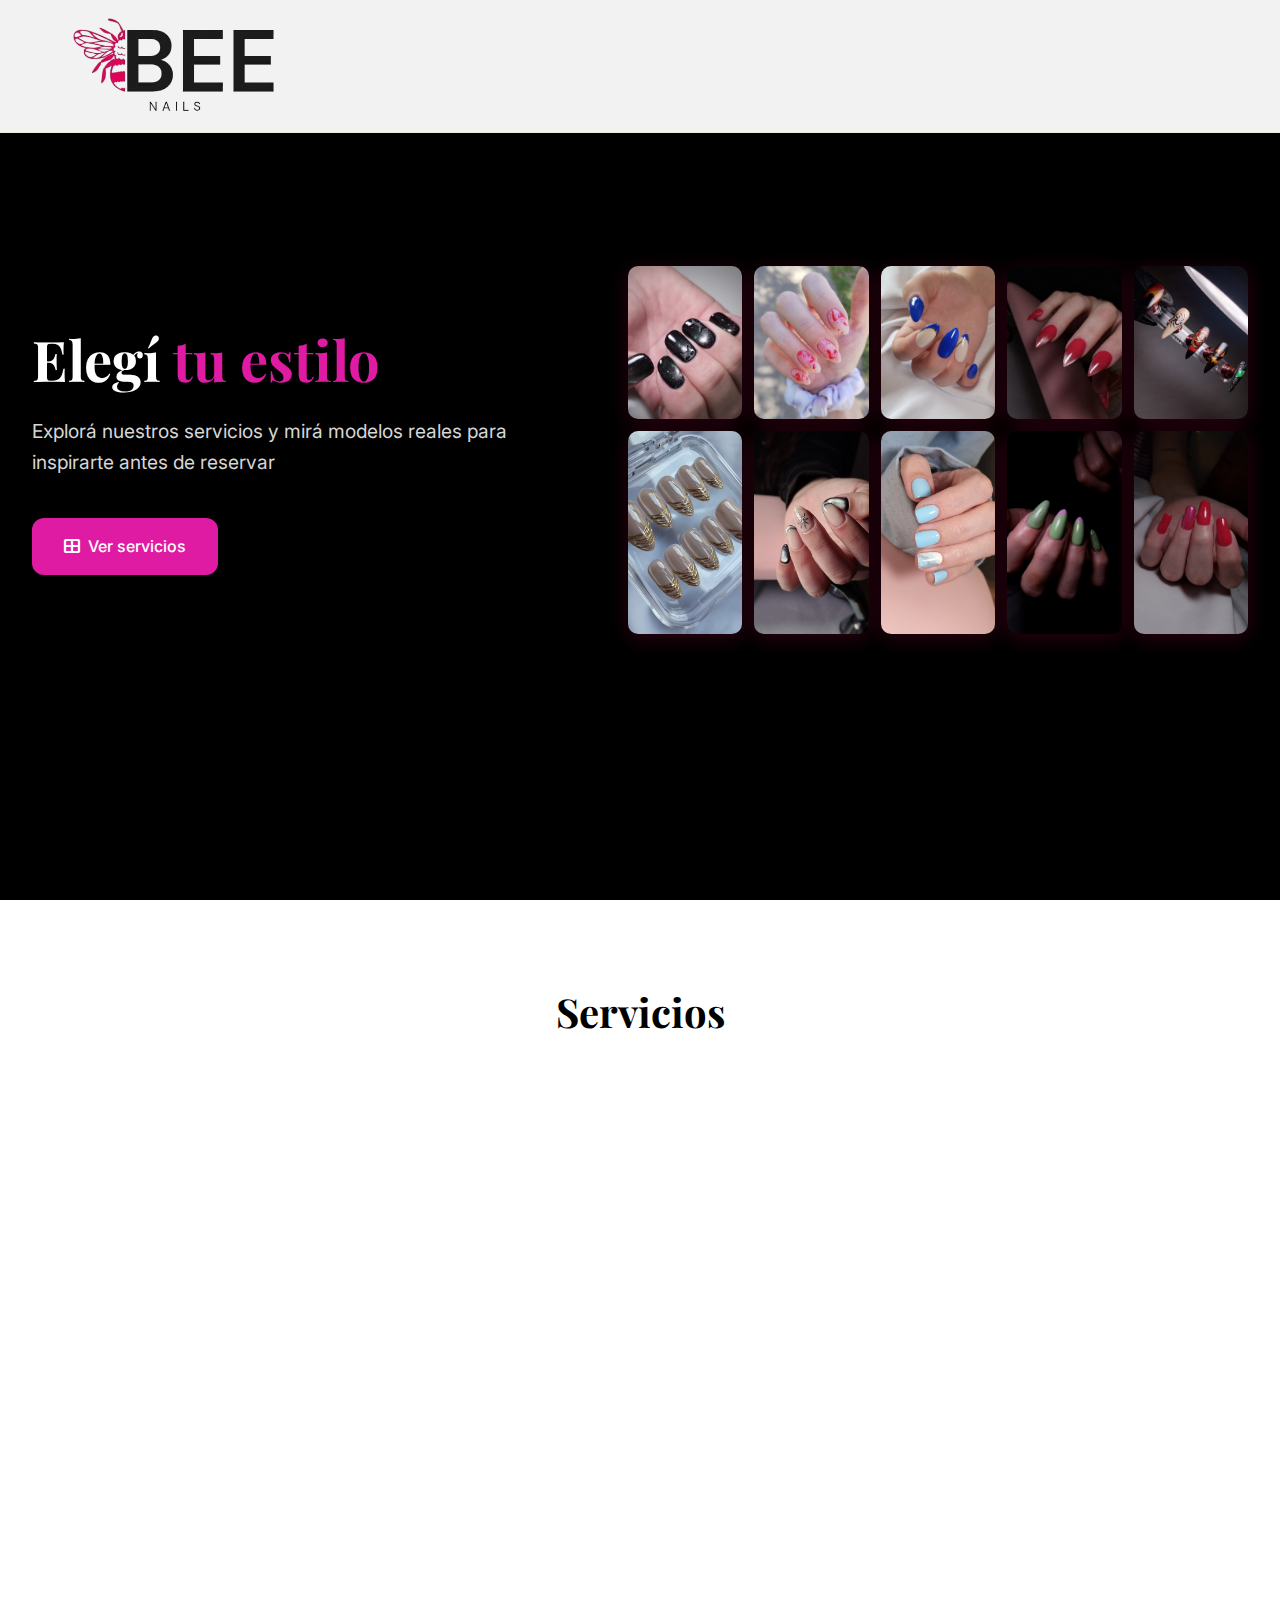
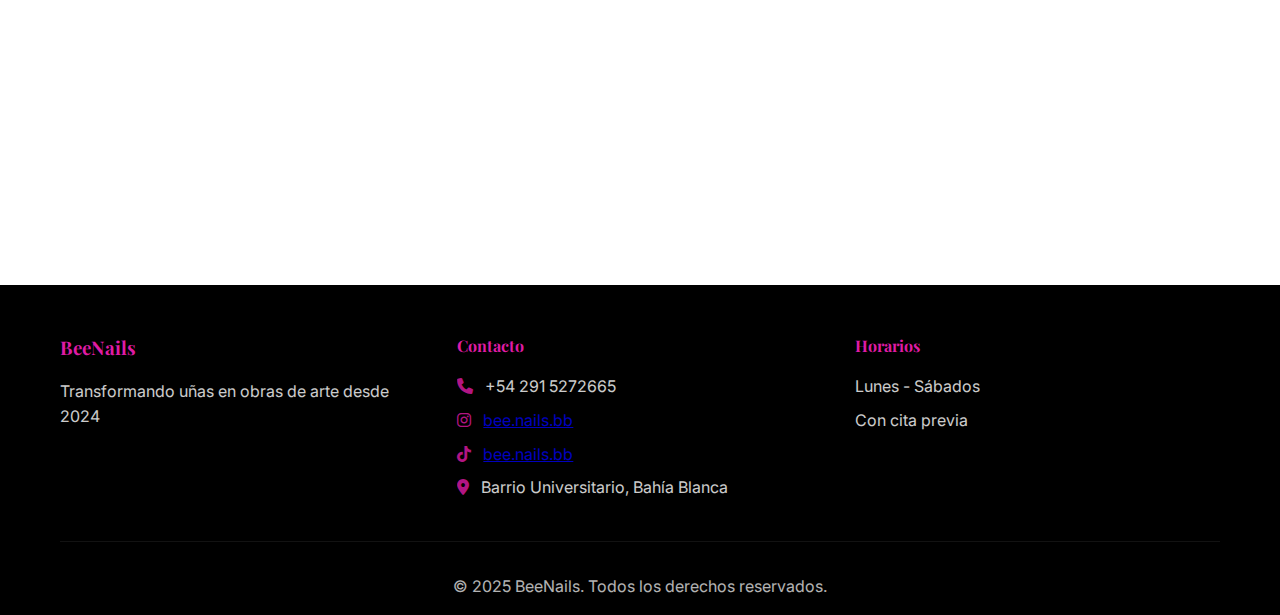
<file: index.html>
<!DOCTYPE html>
<html lang="es">
<head>
    <meta charset="UTF-8">
    <meta name="viewport" content="width=device-width, initial-scale=1.0">
    <title>BeeNails</title>
    <link rel="stylesheet" href="css/style.css">
    <link href="https://fonts.googleapis.com/css2?family=Playfair+Display:wght@400;700&family=Inter:wght@300;400;500&display=swap" rel="stylesheet">
    <link rel="stylesheet" href="https://cdnjs.cloudflare.com/ajax/libs/font-awesome/6.0.0/css/all.min.css">
</head>
<body>
    <!-- Header -->
    <header class="header">
        <nav class="nav nav-simple">
            <div class="nav-brand">
                <img class="brand-logo" src="images/logo.jpeg" alt="BeeNails">
            </div>
        </nav>
    </header>

    <!-- Hero Section -->
    <section id="inicio" class="hero">
        <div class="hero-content">
            <h1 class="hero-title">Elegí <span class="accent-text">tu estilo</span></h1>
            <p class="hero-subtitle">Explorá nuestros servicios y mirá modelos reales para inspirarte antes de reservar</p>
            <div class="hero-buttons">
                <a href="#servicios" class="btn btn-primary">
                    <i class="fas fa-th-large"></i>
                    Ver servicios
                </a>
            </div>
        </div>
        <div class="hero-image">
            <div class="nail-mosaic">
                <img src="images/nail_art/nailart_cosmiccat.jpg" alt="Modelo de uñas" class="nail-mosaic-img">
                <img src="images/nail_art/nailart_bloodnails.jpg" alt="Modelo de uñas" class="nail-mosaic-img">
                <img src="images/softgel/softgel_royalblue.jpg" alt="Modelo de uñas" class="nail-mosaic-img">
                <img src="images/softgel/softgel_redobsession.jpg" alt="Modelo de uñas" class="nail-mosaic-img">
                <img src="images/press_on/presson_Halloween.jpg" alt="Modelo de uñas" class="nail-mosaic-img">
                <img src="images/press_on/presson_queen.jpg" alt="Modelo de uñas" class="nail-mosaic-img">
                <img src="images/semipermanente/semipermanente_shine.jpg" alt="Modelo de uñas" class="nail-mosaic-img">
                <img src="images/semipermanente/semipermanente_sky.jpg" alt="Modelo de uñas" class="nail-mosaic-img">
                <img src="images/kapping/kapping_summernails.jpg" alt="Modelo de uñas" class="nail-mosaic-img">
                <img src="images/kapping/kapping_coffingred.jpg" alt="Modelo de uñas" class="nail-mosaic-img">
            </div>
        </div>
    </section>

    <!-- Services Menu -->
    <section id="servicios" class="services-menu">
        <div class="container">
            <h2 class="section-title">Servicios</h2>
            <div class="services-menu-grid">
                <a class="service-menu-card service-card" href="presson.html">
                    <div class="service-menu-media">
                        <img src="images/press_on/presson_redpassion.jpg" alt="Press On" class="service-menu-img">
                        <div class="service-menu-overlay">
                            <span class="service-menu-tag">Ver modelos</span>
                        </div>
                    </div>
                    <div class="service-menu-body">
                        <h3>Press On</h3>
                        <p>Sets listos para usar. Elegí tu diseño y combinaciones</p>
                    </div>
                </a>

                <a class="service-menu-card service-card" href="semipermanente.html">
                    <div class="service-menu-media">
                        <img src="images/semipermanente/semipermanente_blancoyplata.jpg" alt="Semipermanente" class="service-menu-img">
                        <div class="service-menu-overlay">
                            <span class="service-menu-tag">Ver modelos</span>
                        </div>
                    </div>
                    <div class="service-menu-body">
                        <h3>Semipermanente</h3>
                        <p>Brillo y duración. Ideal para un look prolijo por semanas</p>
                    </div>
                </a>

                <a class="service-menu-card service-card" href="softgel.html">
                    <div class="service-menu-media">
                        <img src="images/softgel/softgel_pinksafari.jpg" alt="Soft Gel" class="service-menu-img">
                        <div class="service-menu-overlay">
                            <span class="service-menu-tag">Ver modelos</span>
                        </div>
                    </div>
                    <div class="service-menu-body">
                        <h3>Soft Gel</h3>
                        <p>Extensiones livianas y prolijas para un acabado natural</p>
                    </div>
                </a>

                <a class="service-menu-card service-card" href="kappinggel.html">
                    <div class="service-menu-media">
                        <img src="images/kapping/kapping_sussannails.jpg" alt="Kapping / Gel" class="service-menu-img">
                        <div class="service-menu-overlay">
                            <span class="service-menu-tag">Ver modelos</span>
                        </div>
                    </div>
                    <div class="service-menu-body">
                        <h3>Kapping / Gel</h3>
                        <p>Fortalecimiento y acabado perfecto para tus uñas</p>
                    </div>
                </a>

                <a class="service-menu-card service-card" href="nailart.html">
                    <div class="service-menu-media">
                        <img src="images/nail_art/nailart_princessnails.jpg" alt="Nail Art" class="service-menu-img">
                        <div class="service-menu-overlay">
                            <span class="service-menu-tag">Ver modelos</span>
                        </div>
                    </div>
                    <div class="service-menu-body">
                        <h3>Nail Art</h3>
                        <p>Diseños únicos y personalizados para ocasiones especiales</p>
                    </div>
                </a>
            </div>
        </div>
    </section>

    <!-- Footer -->
    <footer class="footer">
        <div class="container">
            <div class="footer-content">
                <div class="footer-section">
                    <h3>BeeNails</h3>
                    <p>Transformando uñas en obras de arte desde 2024</p>
                </div>
                <div class="footer-section">
                    <h4>Contacto</h4>
                    <p><i class="fas fa-phone"></i> +54 291 5272665</p>
                    <p><i class="fab fa-instagram"></i> <a href="https://www.instagram.com/bee.nails.bb/" target="_blank" rel="noopener noreferrer">bee.nails.bb</a></p>
                    <p><i class="fab fa-tiktok"></i> <a href="https://www.tiktok.com/@bee.nails.bb" target="_blank" rel="noopener noreferrer">bee.nails.bb</a></p>
                    <p><i class="fas fa-map-marker-alt"></i> Barrio Universitario, Bahía Blanca</p>
                </div>
                <div class="footer-section">
                    <h4>Horarios</h4>
                    <p>Lunes - Sábados</p>
                    <p>Con cita previa</p>
                </div>
            </div>
            <div class="footer-bottom">
                <p>&copy; 2025 BeeNails. Todos los derechos reservados.</p>
            </div>
        </div>
    </footer>

    <script src="js/script.js"></script>
</body>
</html>
</file>
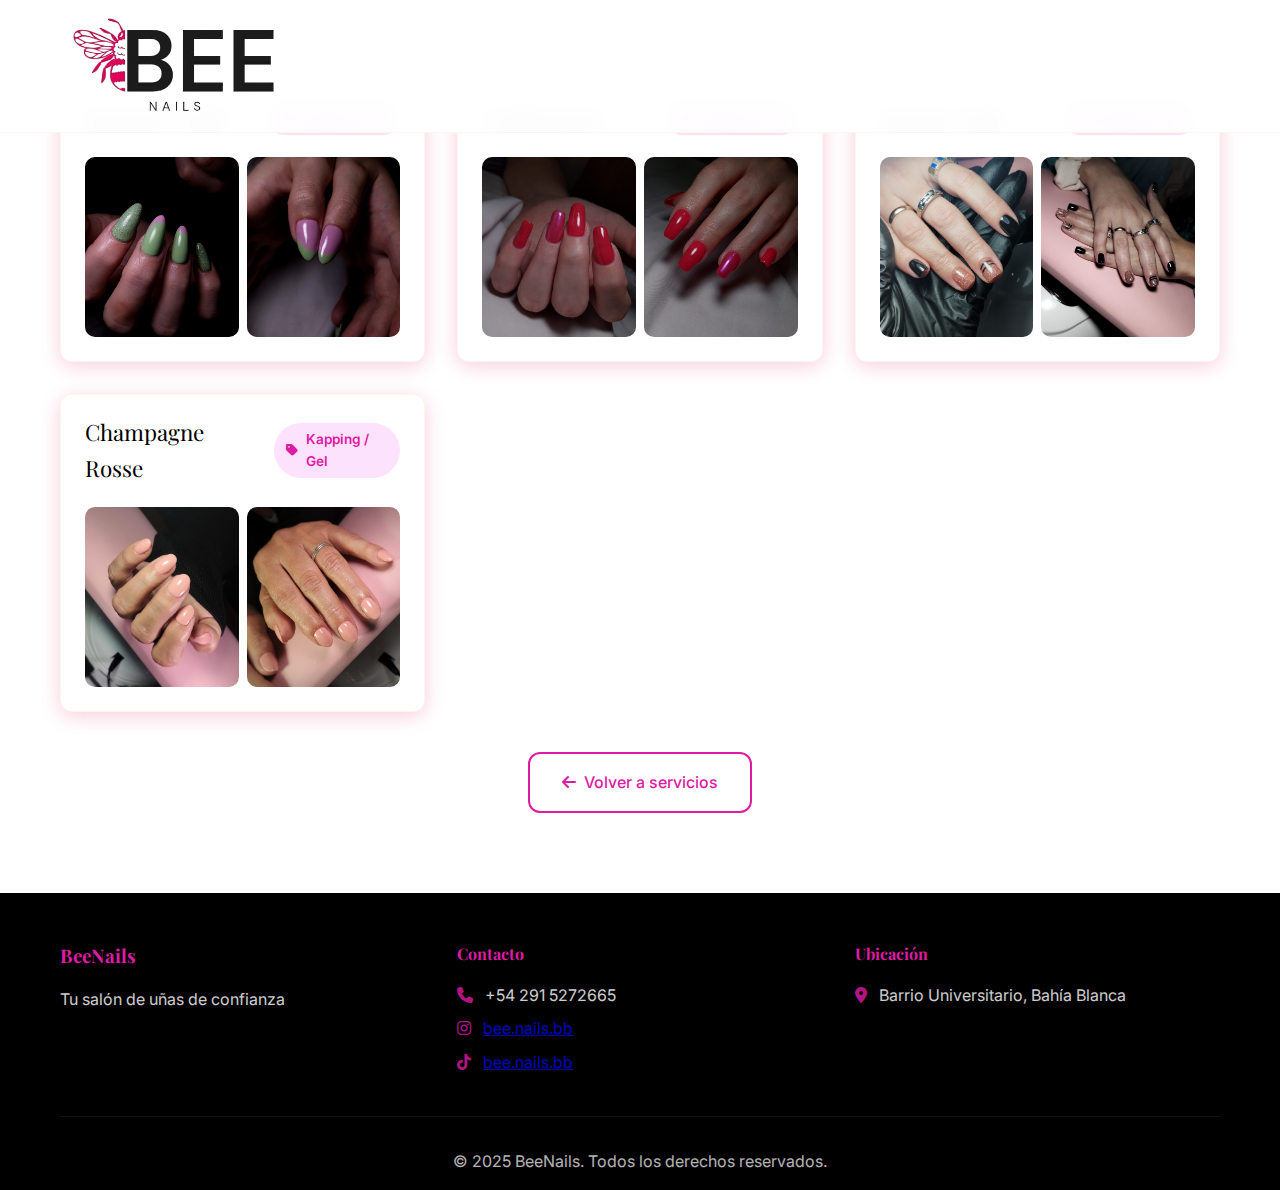
<file: kappinggel.html>
<!DOCTYPE html>
<html lang="es">
<head>
    <meta charset="UTF-8">
    <meta name="viewport" content="width=device-width, initial-scale=1.0">
    <title>Kapping / Gel - BeeNails</title>
    <link rel="stylesheet" href="css/style.css">
    <link href="https://fonts.googleapis.com/css2?family=Playfair+Display:wght@400;700&family=Inter:wght@300;400;500&display=swap" rel="stylesheet">
    <link rel="stylesheet" href="https://cdnjs.cloudflare.com/ajax/libs/font-awesome/6.0.0/css/all.min.css">
</head>
<body>
    <!-- Header -->
    <header class="header">
        <nav class="nav nav-simple">
            <div class="nav-brand">
                <img class="brand-logo" src="images/logo.jpeg" alt="BeeNails">
            </div>
        </nav>
    </header>

    <!-- Models Section -->
    <section class="models-section">
        <div class="container">
            <div class="models-grid">
                <div class="model-card">
                    <div class="model-card-header">
                        <div class="model-card-title">Summer Nails</div>
                        <div class="model-card-badge"><i class="fas fa-tag"></i> Kapping / Gel</div>
                    </div>
                    <div class="model-photos">
                        <img src="images/kapping/kapping_summernails.jpg" alt="Summer Nails - foto 1" class="model-photo">
                        <img src="images/kapping/kapping_summernails2.jpg" alt="Summer Nails - foto 2" class="model-photo">
                    </div>
                </div>

                <div class="model-card">
                    <div class="model-card-header">
                        <div class="model-card-title">Coffing Red</div>
                        <div class="model-card-badge"><i class="fas fa-tag"></i> Kapping / Gel</div>
                    </div>
                    <div class="model-photos">
                        <img src="images/kapping/kapping_coffingred.jpg" alt="Coffing Red - foto 1" class="model-photo">
                        <img src="images/kapping/kapping_coffingred2.jpg" alt="Coffing Red - foto 2" class="model-photo">
                    </div>
                </div>

                <div class="model-card">
                    <div class="model-card-header">
                        <div class="model-card-title">Sussan Nails</div>
                        <div class="model-card-badge"><i class="fas fa-tag"></i> Kapping / Gel</div>
                    </div>
                    <div class="model-photos">
                        <img src="images/kapping/kapping_sussannails.jpg" alt="Sussan Nails - foto 1" class="model-photo">
                        <img src="images/kapping/kapping_sussannails2.jpg" alt="Sussan Nails - foto 2" class="model-photo">
                    </div>
                </div>

                <div class="model-card">
                    <div class="model-card-header">
                        <div class="model-card-title">Champagne Rosse</div>
                        <div class="model-card-badge"><i class="fas fa-tag"></i> Kapping / Gel</div>
                    </div>
                    <div class="model-photos">
                        <img src="images/kapping/kapping_champagnerosse.jpg" alt="Champagne Rosse - foto 1" class="model-photo">
                        <img src="images/kapping/kapping_champagnerosse2.jpg" alt="Champagne Rosse - foto 2" class="model-photo">
                    </div>
                </div>
            </div>

            <div style="text-align:center; margin-top: 2.5rem;">
                <a href="index.html#servicios" class="btn btn-secondary">
                    <i class="fas fa-arrow-left"></i>
                    Volver a servicios
                </a>
            </div>
        </div>
    </section>

    <!-- Footer -->
    <footer class="footer">
        <div class="container">
            <div class="footer-content">
                <div class="footer-section">
                    <h3>BeeNails</h3>
                    <p>Tu salón de uñas de confianza</p>
                </div>
                <div class="footer-section">
                    <h4>Contacto</h4>
                    <p><i class="fas fa-phone"></i> +54 291 5272665</p>
                    <p><i class="fab fa-instagram"></i> <a href="https://www.instagram.com/bee.nails.bb/" target="_blank" rel="noopener noreferrer">bee.nails.bb</a></p>
                    <p><i class="fab fa-tiktok"></i> <a href="https://www.tiktok.com/@bee.nails.bb" target="_blank" rel="noopener noreferrer">bee.nails.bb</a></p>
                </div>
                <div class="footer-section">
                    <h4>Ubicación</h4>
                    <p><i class="fas fa-map-marker-alt"></i> Barrio Universitario, Bahía Blanca</p>
                </div>
            </div>
            <div class="footer-bottom">
                <p>&copy; 2025 BeeNails. Todos los derechos reservados.</p>
            </div>
        </div>
    </footer>

    <script src="js/script.js"></script>
</body>
</html>
</file>
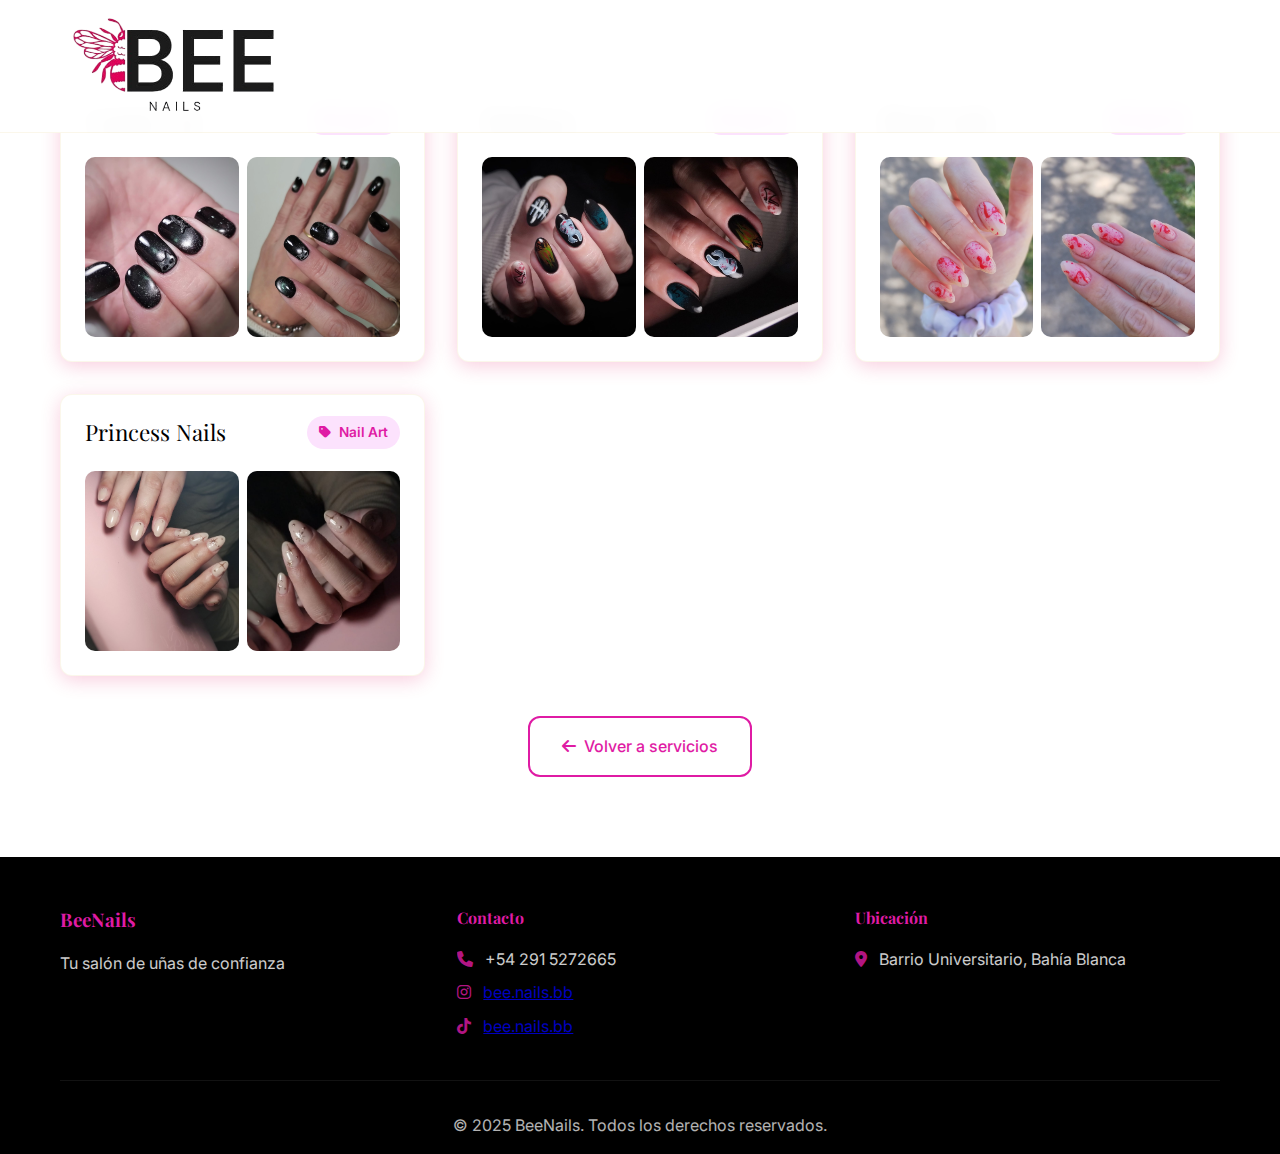
<file: nailart.html>
<!DOCTYPE html>
<html lang="es">
<head>
    <meta charset="UTF-8">
    <meta name="viewport" content="width=device-width, initial-scale=1.0">
    <title>Nail Art - BeeNails</title>
    <link rel="stylesheet" href="css/style.css">
    <link href="https://fonts.googleapis.com/css2?family=Playfair+Display:wght@400;700&family=Inter:wght@300;400;500&display=swap" rel="stylesheet">
    <link rel="stylesheet" href="https://cdnjs.cloudflare.com/ajax/libs/font-awesome/6.0.0/css/all.min.css">
</head>
<body>
    <!-- Header -->
    <header class="header">
        <nav class="nav nav-simple">
            <div class="nav-brand">
                <img class="brand-logo" src="images/logo.jpeg" alt="BeeNails">
            </div>
        </nav>
    </header>

    <!-- Models Section -->
    <section class="models-section">
        <div class="container">
            <div class="models-grid">
                <div class="model-card">
                    <div class="model-card-header">
                        <div class="model-card-title">Cosmic Cat</div>
                        <div class="model-card-badge"><i class="fas fa-tag"></i> Nail Art</div>
                    </div>
                    <div class="model-photos">
                        <img src="images/nail_art/nailart_cosmiccat.jpg" alt="Cosmic Cat - foto 1" class="model-photo">
                        <img src="images/nail_art/nailart_cosmiccat2.jpg" alt="Cosmic Cat - foto 2" class="model-photo">
                    </div>
                </div>

                <div class="model-card">
                    <div class="model-card-header">
                        <div class="model-card-title">Huntress</div>
                        <div class="model-card-badge"><i class="fas fa-tag"></i> Nail Art</div>
                    </div>
                    <div class="model-photos">
                        <img src="images/nail_art/nailart_huntress.jpg" alt="Huntress - foto 1" class="model-photo">
                        <img src="images/nail_art/nailart_huntress2.jpg" alt="Huntress - foto 2" class="model-photo">
                    </div>
                </div>

                <div class="model-card">
                    <div class="model-card-header">
                        <div class="model-card-title">Blood Nails</div>
                        <div class="model-card-badge"><i class="fas fa-tag"></i> Nail Art</div>
                    </div>
                    <div class="model-photos">
                        <img src="images/nail_art/nailart_bloodnails.jpg" alt="Blood Nails - foto 1" class="model-photo">
                        <img src="images/nail_art/nailart_bloodnails2.jpg" alt="Blood Nails - foto 2" class="model-photo">
                    </div>
                </div>

                <div class="model-card">
                    <div class="model-card-header">
                        <div class="model-card-title">Princess Nails</div>
                        <div class="model-card-badge"><i class="fas fa-tag"></i> Nail Art</div>
                    </div>
                    <div class="model-photos">
                        <img src="images/nail_art/nailart_princessnails.jpg" alt="Princess Nails - foto 1" class="model-photo">
                        <img src="images/nail_art/nailart_princessnails2.jpg" alt="Princess Nails - foto 2" class="model-photo">
                    </div>
                </div>
            </div>

            <div style="text-align:center; margin-top: 2.5rem;">
                <a href="index.html#servicios" class="btn btn-secondary">
                    <i class="fas fa-arrow-left"></i>
                    Volver a servicios
                </a>
            </div>
        </div>
    </section>

    <!-- Footer -->
    <footer class="footer">
        <div class="container">
            <div class="footer-content">
                <div class="footer-section">
                    <h3>BeeNails</h3>
                    <p>Tu salón de uñas de confianza</p>
                </div>
                <div class="footer-section">
                    <h4>Contacto</h4>
                    <p><i class="fas fa-phone"></i> +54 291 5272665</p>
                    <p><i class="fab fa-instagram"></i> <a href="https://www.instagram.com/bee.nails.bb/" target="_blank" rel="noopener noreferrer">bee.nails.bb</a></p>
                    <p><i class="fab fa-tiktok"></i> <a href="https://www.tiktok.com/@bee.nails.bb" target="_blank" rel="noopener noreferrer">bee.nails.bb</a></p>
                </div>
                <div class="footer-section">
                    <h4>Ubicación</h4>
                    <p><i class="fas fa-map-marker-alt"></i> Barrio Universitario, Bahía Blanca</p>
                </div>
            </div>
            <div class="footer-bottom">
                <p>&copy; 2025 BeeNails. Todos los derechos reservados.</p>
            </div>
        </div>
    </footer>

    <script src="js/script.js"></script>
</body>
</html>
</file>
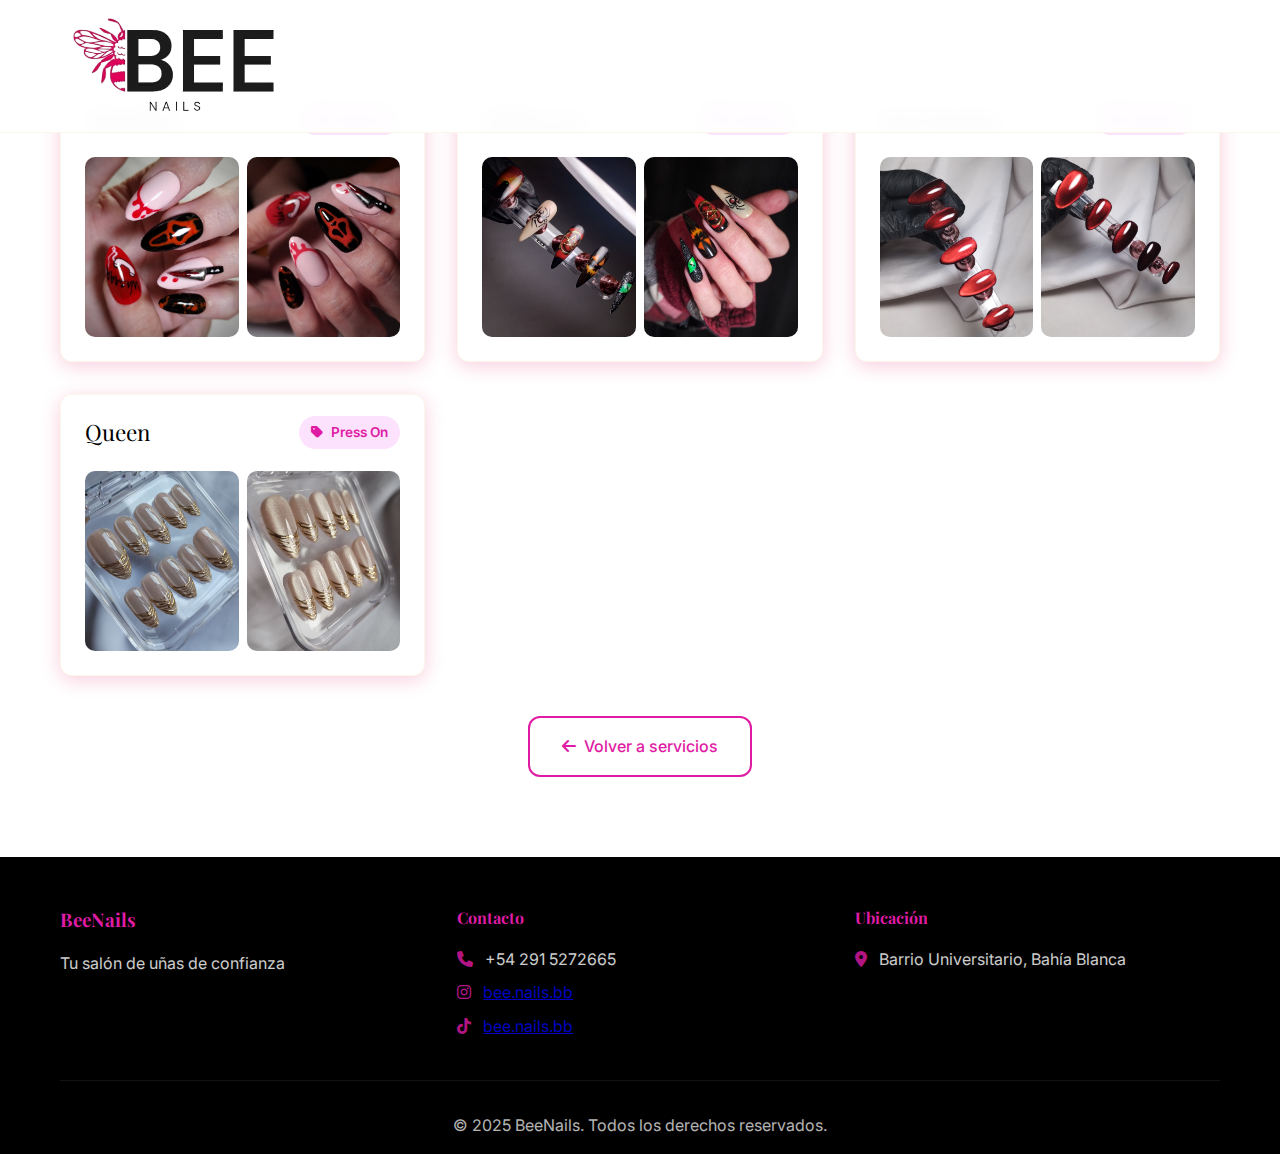
<file: presson.html>
<!DOCTYPE html>
<html lang="es">
<head>
    <meta charset="UTF-8">
    <meta name="viewport" content="width=device-width, initial-scale=1.0">
    <title>Press On - BeeNails</title>
    <link rel="stylesheet" href="css/style.css">
    <link href="https://fonts.googleapis.com/css2?family=Playfair+Display:wght@400;700&family=Inter:wght@300;400;500&display=swap" rel="stylesheet">
    <link rel="stylesheet" href="https://cdnjs.cloudflare.com/ajax/libs/font-awesome/6.0.0/css/all.min.css">
</head>
<body>
    <!-- Header -->
    <header class="header">
        <nav class="nav nav-simple">
            <div class="nav-brand">
                <img class="brand-logo" src="images/logo.jpeg" alt="BeeNails">
            </div>
        </nav>
    </header>

    <!-- Models Section -->
    <section class="models-section">
        <div class="container">
            <div class="models-grid">
                <div class="model-card">
                    <div class="model-card-header">
                        <div class="model-card-title">Ghostface</div>
                        <div class="model-card-badge"><i class="fas fa-tag"></i> Press On</div>
                    </div>
                    <div class="model-photos">
                        <img src="images/press_on/presson_Ghostface.jpg" alt="Ghostface - foto 1" class="model-photo">
                        <img src="images/press_on/presson_Ghostface2.jpg" alt="Ghostface - foto 2" class="model-photo">
                    </div>
                </div>

                <div class="model-card">
                    <div class="model-card-header">
                        <div class="model-card-title">Halloween</div>
                        <div class="model-card-badge"><i class="fas fa-tag"></i> Press On</div>
                    </div>
                    <div class="model-photos">
                        <img src="images/press_on/presson_Halloween.jpg" alt="Halloween - foto 1" class="model-photo">
                        <img src="images/press_on/presson_Halloween2.jpg" alt="Halloween - foto 2" class="model-photo">
                    </div>
                </div>

                <div class="model-card">
                    <div class="model-card-header">
                        <div class="model-card-title">Red Passion</div>
                        <div class="model-card-badge"><i class="fas fa-tag"></i> Press On</div>
                    </div>
                    <div class="model-photos">
                        <img src="images/press_on/presson_redpassion.jpg" alt="Red Passion - foto 1" class="model-photo">
                        <img src="images/press_on/presson_redpassion2.jpg" alt="Red Passion - foto 2" class="model-photo">
                    </div>
                </div>

                <div class="model-card">
                    <div class="model-card-header">
                        <div class="model-card-title">Queen</div>
                        <div class="model-card-badge"><i class="fas fa-tag"></i> Press On</div>
                    </div>
                    <div class="model-photos">
                        <img src="images/press_on/presson_queen.jpg" alt="Queen - foto 1" class="model-photo">
                        <img src="images/press_on/presson_queen2.jpg" alt="Queen - foto 2" class="model-photo">
                    </div>
                </div>
            </div>

            <div style="text-align:center; margin-top: 2.5rem;">
                <a href="index.html#servicios" class="btn btn-secondary">
                    <i class="fas fa-arrow-left"></i>
                    Volver a servicios
                </a>
            </div>
        </div>
    </section>

    <!-- Footer -->
    <footer class="footer">
        <div class="container">
            <div class="footer-content">
                <div class="footer-section">
                    <h3>BeeNails</h3>
                    <p>Tu salón de uñas de confianza</p>
                </div>
                <div class="footer-section">
                    <h4>Contacto</h4>
                    <p><i class="fas fa-phone"></i> +54 291 5272665</p>
                    <p><i class="fab fa-instagram"></i> <a href="https://www.instagram.com/bee.nails.bb/" target="_blank" rel="noopener noreferrer">bee.nails.bb</a></p>
                    <p><i class="fab fa-tiktok"></i> <a href="https://www.tiktok.com/@bee.nails.bb" target="_blank" rel="noopener noreferrer">bee.nails.bb</a></p>
                </div>
                <div class="footer-section">
                    <h4>Ubicación</h4>
                    <p><i class="fas fa-map-marker-alt"></i> Barrio Universitario, Bahía Blanca</p>
                </div>
            </div>
            <div class="footer-bottom">
                <p>&copy; 2025 BeeNails. Todos los derechos reservados.</p>
            </div>
        </div>
    </footer>

    <script src="js/script.js"></script>
</body>
</html>
</file>
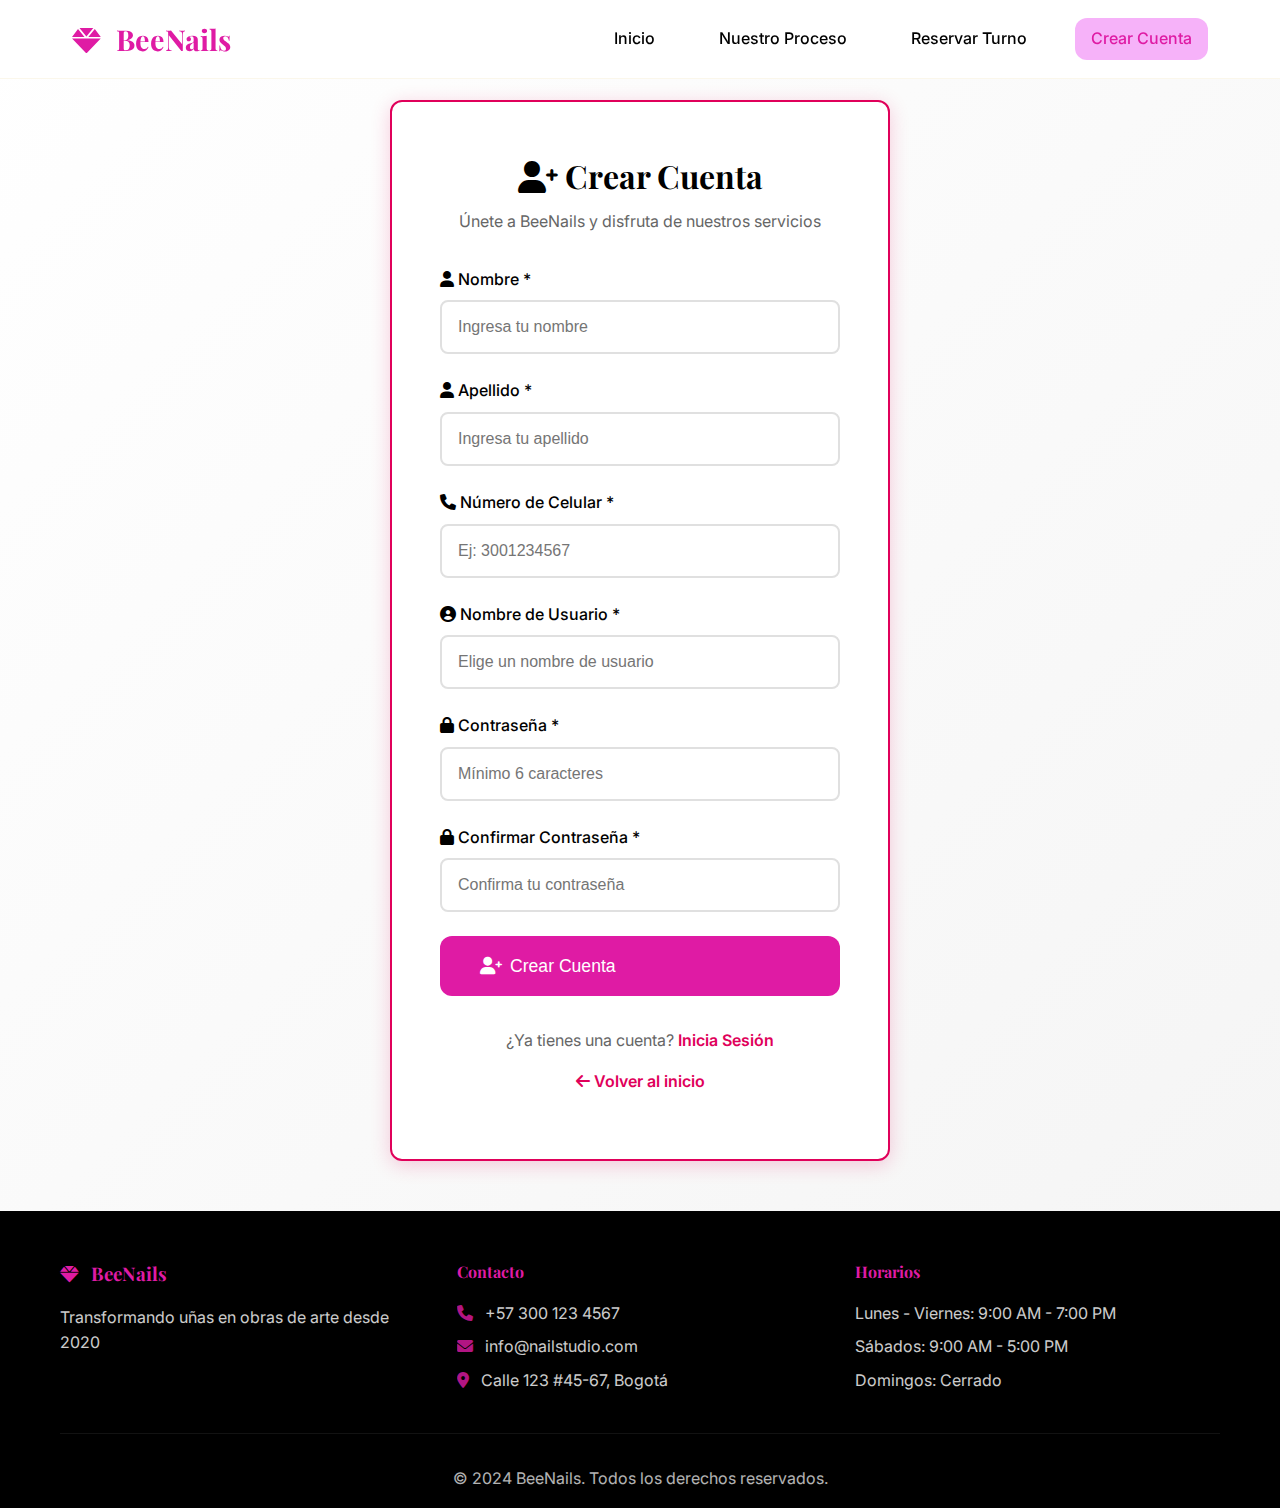
<file: registro.html>
<!DOCTYPE html>
<html lang="es">
<head>
    <meta charset="UTF-8">
    <meta name="viewport" content="width=device-width, initial-scale=1.0">
    <title>Crear Cuenta - BeeNails</title>
    <link rel="stylesheet" href="css/style.css">
    <link href="https://fonts.googleapis.com/css2?family=Playfair+Display:wght@400;700&family=Inter:wght@300;400;500;600&display=swap" rel="stylesheet">
    <link rel="stylesheet" href="https://cdnjs.cloudflare.com/ajax/libs/font-awesome/6.0.0/css/all.min.css">
    <style>
        .register-container {
            min-height: 100vh;
            display: flex;
            align-items: center;
            justify-content: center;
            padding: 100px 20px 50px;
            background: linear-gradient(135deg, var(--white) 0%, #f5f5f5 100%);
        }
        
        .register-box {
            background: var(--white);
            padding: 3rem;
            border-radius: var(--border-radius);
            box-shadow: var(--shadow);
            max-width: 500px;
            width: 100%;
            border: 2px solid var(--fucsia);
        }
        
        .register-header {
            text-align: center;
            margin-bottom: 2rem;
        }
        
        .register-header h1 {
            font-family: 'Playfair Display', serif;
            font-size: 2rem;
            color: var(--black);
            margin-bottom: 0.5rem;
        }
        
        .register-header p {
            color: var(--text-light);
        }
        
        .form-group-register {
            margin-bottom: 1.5rem;
        }
        
        .form-group-register label {
            display: block;
            margin-bottom: 0.5rem;
            font-weight: 500;
            color: var(--black);
        }
        
        .form-group-register input {
            width: 100%;
            padding: 1rem;
            border: 2px solid #e0e0e0;
            border-radius: 8px;
            font-size: 1rem;
            transition: var(--transition);
            color: var(--black);
        }
        
        .form-group-register input:focus {
            outline: none;
            border-color: var(--fucsia);
            box-shadow: 0 0 0 3px rgba(224, 0, 90, 0.1);
        }
        
        .password-strength {
            margin-top: 0.5rem;
            font-size: 0.85rem;
            color: var(--text-light);
        }
        
        .register-footer {
            text-align: center;
            margin-top: 2rem;
        }
        
        .register-footer p {
            color: var(--text-light);
            margin-bottom: 1rem;
        }
        
        .register-footer a {
            color: var(--fucsia);
            text-decoration: none;
            font-weight: 600;
        }
        
        .register-footer a:hover {
            text-decoration: underline;
        }
        
        .success-message-register {
            background: #d4edda;
            color: #155724;
            padding: 1rem;
            border-radius: 8px;
            margin-bottom: 1rem;
            border: 1px solid #c3e6cb;
        }
        
        .error-message-register {
            background: #f8d7da;
            color: #721c24;
            padding: 1rem;
            border-radius: 8px;
            margin-bottom: 1rem;
            border: 1px solid #f5c6cb;
        }
    </style>
</head>
<body>
    <!-- Header -->
    <header class="header">
        <nav class="nav">
            <div class="nav-brand">
                <h1><i class="fas fa-gem"></i> BeeNails</h1>
            </div>
            <div class="nav-menu">
                <a href="index.html" class="nav-link">Inicio</a>
                <a href="proceso.html" class="nav-link">Nuestro Proceso</a>
                <a href="turnos.html" class="nav-link">Reservar Turno</a>
                <a href="registro.html" class="nav-link active">Crear Cuenta</a>
            </div>
        </nav>
    </header>

    <!-- Register Section -->
    <section class="register-container">
        <div class="register-box">
            <div class="register-header">
                <h1><i class="fas fa-user-plus"></i> Crear Cuenta</h1>
                <p>Únete a BeeNails y disfruta de nuestros servicios</p>
            </div>

            <div id="message-container"></div>

            <form id="registerForm">
                <div class="form-group-register">
                    <label for="nombre"><i class="fas fa-user"></i> Nombre *</label>
                    <input type="text" id="nombre" name="nombre" required placeholder="Ingresa tu nombre">
                </div>

                <div class="form-group-register">
                    <label for="apellido"><i class="fas fa-user"></i> Apellido *</label>
                    <input type="text" id="apellido" name="apellido" required placeholder="Ingresa tu apellido">
                </div>

                <div class="form-group-register">
                    <label for="celular"><i class="fas fa-phone"></i> Número de Celular *</label>
                    <input type="tel" id="celular" name="celular" required placeholder="Ej: 3001234567">
                </div>

                <div class="form-group-register">
                    <label for="usuario"><i class="fas fa-user-circle"></i> Nombre de Usuario *</label>
                    <input type="text" id="usuario" name="usuario" required placeholder="Elige un nombre de usuario">
                </div>

                <div class="form-group-register">
                    <label for="password"><i class="fas fa-lock"></i> Contraseña *</label>
                    <input type="password" id="password" name="password" required placeholder="Mínimo 6 caracteres">
                    <div class="password-strength" id="password-strength"></div>
                </div>

                <div class="form-group-register">
                    <label for="confirm_password"><i class="fas fa-lock"></i> Confirmar Contraseña *</label>
                    <input type="password" id="confirm_password" name="confirm_password" required placeholder="Confirma tu contraseña">
                </div>

                <button type="submit" class="btn btn-primary btn-large" style="width: 100%;">
                    <i class="fas fa-user-plus"></i>
                    Crear Cuenta
                </button>
            </form>

            <div class="register-footer">
                <p>¿Ya tienes una cuenta? <a href="login.html">Inicia Sesión</a></p>
                <p><a href="index.html"><i class="fas fa-arrow-left"></i> Volver al inicio</a></p>
            </div>
        </div>
    </section>

    <!-- Footer -->
    <footer class="footer">
        <div class="container">
            <div class="footer-content">
                <div class="footer-section">
                    <h3><i class="fas fa-gem"></i> BeeNails</h3>
                    <p>Transformando uñas en obras de arte desde 2020</p>
                </div>
                <div class="footer-section">
                    <h4>Contacto</h4>
                    <p><i class="fas fa-phone"></i> +57 300 123 4567</p>
                    <p><i class="fas fa-envelope"></i> info@nailstudio.com</p>
                    <p><i class="fas fa-map-marker-alt"></i> Calle 123 #45-67, Bogotá</p>
                </div>
                <div class="footer-section">
                    <h4>Horarios</h4>
                    <p>Lunes - Viernes: 9:00 AM - 7:00 PM</p>
                    <p>Sábados: 9:00 AM - 5:00 PM</p>
                    <p>Domingos: Cerrado</p>
                </div>
            </div>
            <div class="footer-bottom">
                <p>&copy; 2024 BeeNails. Todos los derechos reservados.</p>
            </div>
        </div>
    </footer>

    <script>
        document.getElementById('registerForm').addEventListener('submit', function(e) {
            e.preventDefault();
            
            const nombre = document.getElementById('nombre').value;
            const apellido = document.getElementById('apellido').value;
            const celular = document.getElementById('celular').value;
            const usuario = document.getElementById('usuario').value;
            const password = document.getElementById('password').value;
            const confirm_password = document.getElementById('confirm_password').value;
            
            // Validar contraseñas
            if (password !== confirm_password) {
                showMessage('Las contraseñas no coinciden', 'error');
                return;
            }
            
            if (password.length < 6) {
                showMessage('La contraseña debe tener al menos 6 caracteres', 'error');
                return;
            }
            
            // Enviar datos
            const formData = new FormData();
            formData.append('nombre', nombre);
            formData.append('apellido', apellido);
            formData.append('celular', celular);
            formData.append('usuario', usuario);
            formData.append('password', password);
            
            fetch('php/register.php', {
                method: 'POST',
                body: formData
            })
            .then(response => response.json())
            .then(data => {
                if (data.success) {
                    showMessage('¡Cuenta creada exitosamente! Serás redirigido...', 'success');
                    setTimeout(() => {
                        window.location.href = 'index.html';
                    }, 2000);
                } else {
                    showMessage(data.message || 'Error al crear la cuenta', 'error');
                }
            })
            .catch(error => {
                showMessage('Error de conexión. Por favor intenta nuevamente', 'error');
            });
        });
        
        function showMessage(message, type) {
            const container = document.getElementById('message-container');
            container.innerHTML = `<div class="${type}-message-register">${message}</div>`;
        }
        
        // Validar contraseña en tiempo real
        document.getElementById('password').addEventListener('input', function() {
            const password = this.value;
            const strength = document.getElementById('password-strength');
            
            if (password.length === 0) {
                strength.textContent = '';
                return;
            }
            
            if (password.length < 6) {
                strength.textContent = 'Débil (mínimo 6 caracteres)';
                strength.style.color = '#dc3545';
            } else if (password.length < 8) {
                strength.textContent = 'Mediana';
                strength.style.color = '#ffc107';
            } else {
                strength.textContent = 'Fuerte';
                strength.style.color = '#28a745';
            }
        });
    </script>
</body>
</html>
</file>
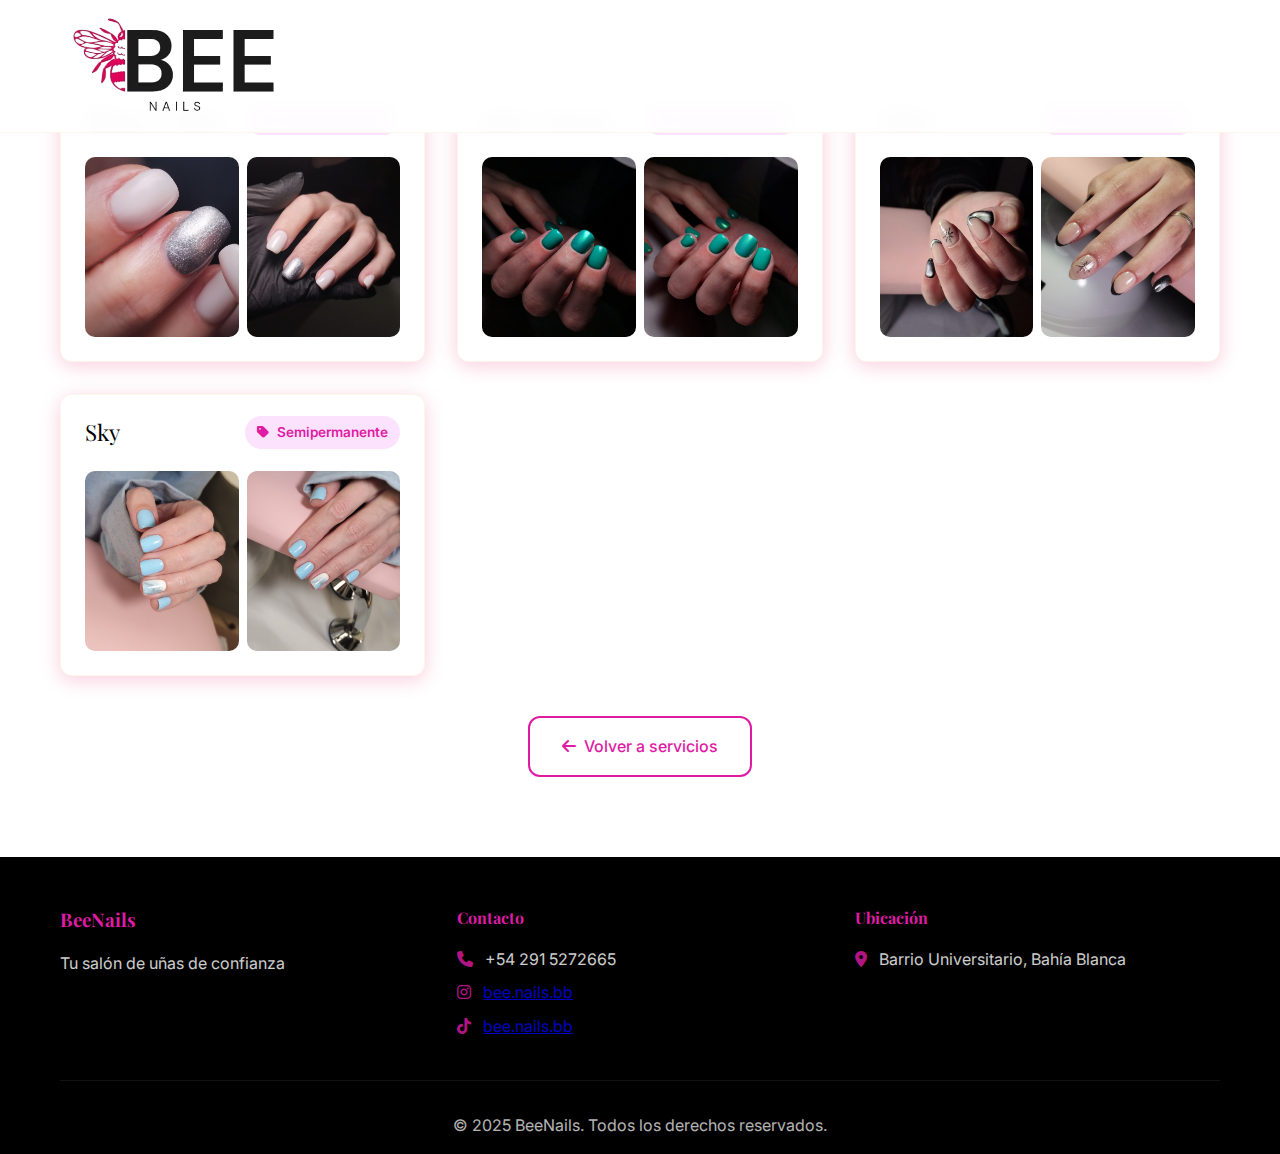
<file: semipermanente.html>
<!DOCTYPE html>
<html lang="es">
<head>
    <meta charset="UTF-8">
    <meta name="viewport" content="width=device-width, initial-scale=1.0">
    <title>Semipermanente - BeeNails</title>
    <link rel="stylesheet" href="css/style.css">
    <link href="https://fonts.googleapis.com/css2?family=Playfair+Display:wght@400;700&family=Inter:wght@300;400;500&display=swap" rel="stylesheet">
    <link rel="stylesheet" href="https://cdnjs.cloudflare.com/ajax/libs/font-awesome/6.0.0/css/all.min.css">
</head>
<body>
    <!-- Header -->
    <header class="header">
        <nav class="nav nav-simple">
            <div class="nav-brand">
                <img class="brand-logo" src="images/logo.jpeg" alt="BeeNails">
            </div>
        </nav>
    </header>

    <!-- Models Section -->
    <section class="models-section">
        <div class="container">
            <div class="models-grid">
                <div class="model-card">
                    <div class="model-card-header">
                        <div class="model-card-title">Blanco y Plata</div>
                        <div class="model-card-badge"><i class="fas fa-tag"></i> Semipermanente</div>
                    </div>
                    <div class="model-photos">
                        <img src="images/semipermanente/semipermanente_blancoyplata.jpg" alt="Blanco y Plata - foto 1" class="model-photo">
                        <img src="images/semipermanente/semipermanente_blancoyplata2.jpg" alt="Blanco y Plata - foto 2" class="model-photo">
                    </div>
                </div>

                <div class="model-card">
                    <div class="model-card-header">
                        <div class="model-card-title">Jade y Aurora</div>
                        <div class="model-card-badge"><i class="fas fa-tag"></i> Semipermanente</div>
                    </div>
                    <div class="model-photos">
                        <img src="images/semipermanente/semipermanente_jadeyaurora.jpg" alt="Jade y Aurora - foto 1" class="model-photo">
                        <img src="images/semipermanente/semipermanente_jadeyaurora2.jpg" alt="Jade y Aurora - foto 2" class="model-photo">
                    </div>
                </div>

                <div class="model-card">
                    <div class="model-card-header">
                        <div class="model-card-title">Shine</div>
                        <div class="model-card-badge"><i class="fas fa-tag"></i> Semipermanente</div>
                    </div>
                    <div class="model-photos">
                        <img src="images/semipermanente/semipermanente_shine.jpg" alt="Shine - foto 1" class="model-photo">
                        <img src="images/semipermanente/semipermanente_shine2.jpg" alt="Shine - foto 2" class="model-photo">
                    </div>
                </div>

                <div class="model-card">
                    <div class="model-card-header">
                        <div class="model-card-title">Sky</div>
                        <div class="model-card-badge"><i class="fas fa-tag"></i> Semipermanente</div>
                    </div>
                    <div class="model-photos">
                        <img src="images/semipermanente/semipermanente_sky.jpg" alt="Sky - foto 1" class="model-photo">
                        <img src="images/semipermanente/semipermanente_sky2.jpg" alt="Sky - foto 2" class="model-photo">
                    </div>
                </div>
            </div>

            <div style="text-align:center; margin-top: 2.5rem;">
                <a href="index.html#servicios" class="btn btn-secondary">
                    <i class="fas fa-arrow-left"></i>
                    Volver a servicios
                </a>
            </div>
        </div>
    </section>

    <!-- Footer -->
    <footer class="footer">
        <div class="container">
            <div class="footer-content">
                <div class="footer-section">
                    <h3>BeeNails</h3>
                    <p>Tu salón de uñas de confianza</p>
                </div>
                <div class="footer-section">
                    <h4>Contacto</h4>
                    <p><i class="fas fa-phone"></i> +54 291 5272665</p>
                    <p><i class="fab fa-instagram"></i> <a href="https://www.instagram.com/bee.nails.bb/" target="_blank" rel="noopener noreferrer">bee.nails.bb</a></p>
                    <p><i class="fab fa-tiktok"></i> <a href="https://www.tiktok.com/@bee.nails.bb" target="_blank" rel="noopener noreferrer">bee.nails.bb</a></p>
                </div>
                <div class="footer-section">
                    <h4>Ubicación</h4>
                    <p><i class="fas fa-map-marker-alt"></i> Barrio Universitario, Bahía Blanca</p>
                </div>
            </div>
            <div class="footer-bottom">
                <p>&copy; 2025 BeeNails. Todos los derechos reservados.</p>
            </div>
        </div>
    </footer>

    <script src="js/script.js"></script>
</body>
</html>
</file>
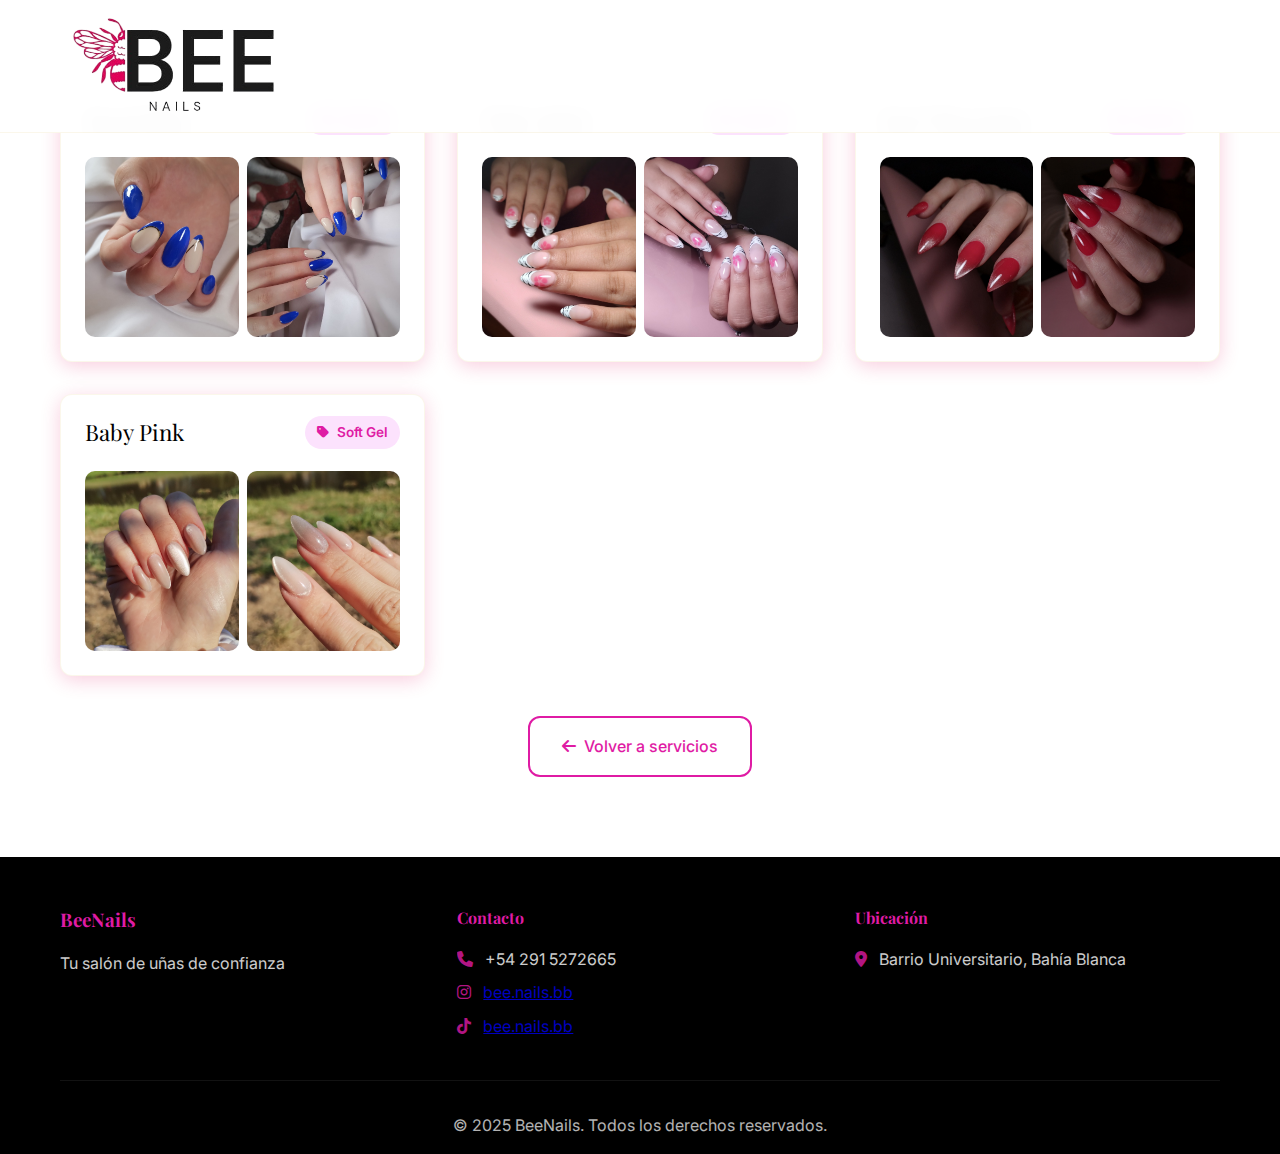
<file: softgel.html>
<!DOCTYPE html>
<html lang="es">
<head>
    <meta charset="UTF-8">
    <meta name="viewport" content="width=device-width, initial-scale=1.0">
    <title>Soft Gel - BeeNails</title>
    <link rel="stylesheet" href="css/style.css">
    <link href="https://fonts.googleapis.com/css2?family=Playfair+Display:wght@400;700&family=Inter:wght@300;400;500&display=swap" rel="stylesheet">
    <link rel="stylesheet" href="https://cdnjs.cloudflare.com/ajax/libs/font-awesome/6.0.0/css/all.min.css">
</head>
<body>
    <!-- Header -->
    <header class="header">
        <nav class="nav nav-simple">
            <div class="nav-brand">
                <img class="brand-logo" src="images/logo.jpeg" alt="BeeNails">
            </div>
        </nav>
    </header>

    <!-- Models Section -->
    <section class="models-section">
        <div class="container">
            <div class="models-grid">
                <div class="model-card">
                    <div class="model-card-header">
                        <div class="model-card-title">Royal Blue</div>
                        <div class="model-card-badge"><i class="fas fa-tag"></i> Soft Gel</div>
                    </div>
                    <div class="model-photos">
                        <img src="images/softgel/softgel_royalblue.jpg" alt="Royal Blue - foto 1" class="model-photo">
                        <img src="images/softgel/softgel_royalblue2.jpg" alt="Royal Blue - foto 2" class="model-photo">
                    </div>
                </div>

                <div class="model-card">
                    <div class="model-card-header">
                        <div class="model-card-title">Pink Safari</div>
                        <div class="model-card-badge"><i class="fas fa-tag"></i> Soft Gel</div>
                    </div>
                    <div class="model-photos">
                        <img src="images/softgel/softgel_pinksafari.jpg" alt="Pink Safari - foto 1" class="model-photo">
                        <img src="images/softgel/softgel_pinksafari2.jpg" alt="Pink Safari - foto 2" class="model-photo">
                    </div>
                </div>

                <div class="model-card">
                    <div class="model-card-header">
                        <div class="model-card-title">Red Obsession</div>
                        <div class="model-card-badge"><i class="fas fa-tag"></i> Soft Gel</div>
                    </div>
                    <div class="model-photos">
                        <img src="images/softgel/softgel_redobsession.jpg" alt="Red Obsession - foto 1" class="model-photo">
                        <img src="images/softgel/softgel_redobsession2.jpg" alt="Red Obsession - foto 2" class="model-photo">
                    </div>
                </div>

                <div class="model-card">
                    <div class="model-card-header">
                        <div class="model-card-title">Baby Pink</div>
                        <div class="model-card-badge"><i class="fas fa-tag"></i> Soft Gel</div>
                    </div>
                    <div class="model-photos">
                        <img src="images/softgel/softgel_babypink.jpg" alt="Baby Pink - foto 1" class="model-photo">
                        <img src="images/softgel/softgel_babypink2.jpg" alt="Baby Pink - foto 2" class="model-photo">
                    </div>
                </div>
            </div>

            <div style="text-align:center; margin-top: 2.5rem;">
                <a href="index.html#servicios" class="btn btn-secondary">
                    <i class="fas fa-arrow-left"></i>
                    Volver a servicios
                </a>
            </div>
        </div>
    </section>

    <!-- Footer -->
    <footer class="footer">
        <div class="container">
            <div class="footer-content">
                <div class="footer-section">
                    <h3>BeeNails</h3>
                    <p>Tu salón de uñas de confianza</p>
                </div>
                <div class="footer-section">
                    <h4>Contacto</h4>
                    <p><i class="fas fa-phone"></i> +54 291 5272665</p>
                    <p><i class="fab fa-instagram"></i> <a href="https://www.instagram.com/bee.nails.bb/" target="_blank" rel="noopener noreferrer">bee.nails.bb</a></p>
                    <p><i class="fab fa-tiktok"></i> <a href="https://www.tiktok.com/@bee.nails.bb" target="_blank" rel="noopener noreferrer">bee.nails.bb</a></p>
                </div>
                <div class="footer-section">
                    <h4>Ubicación</h4>
                    <p><i class="fas fa-map-marker-alt"></i> Barrio Universitario, Bahía Blanca</p>
                </div>
            </div>
            <div class="footer-bottom">
                <p>&copy; 2025 BeeNails. Todos los derechos reservados.</p>
            </div>
        </div>
    </footer>

    <script src="js/script.js"></script>
</body>
</html>
</file>
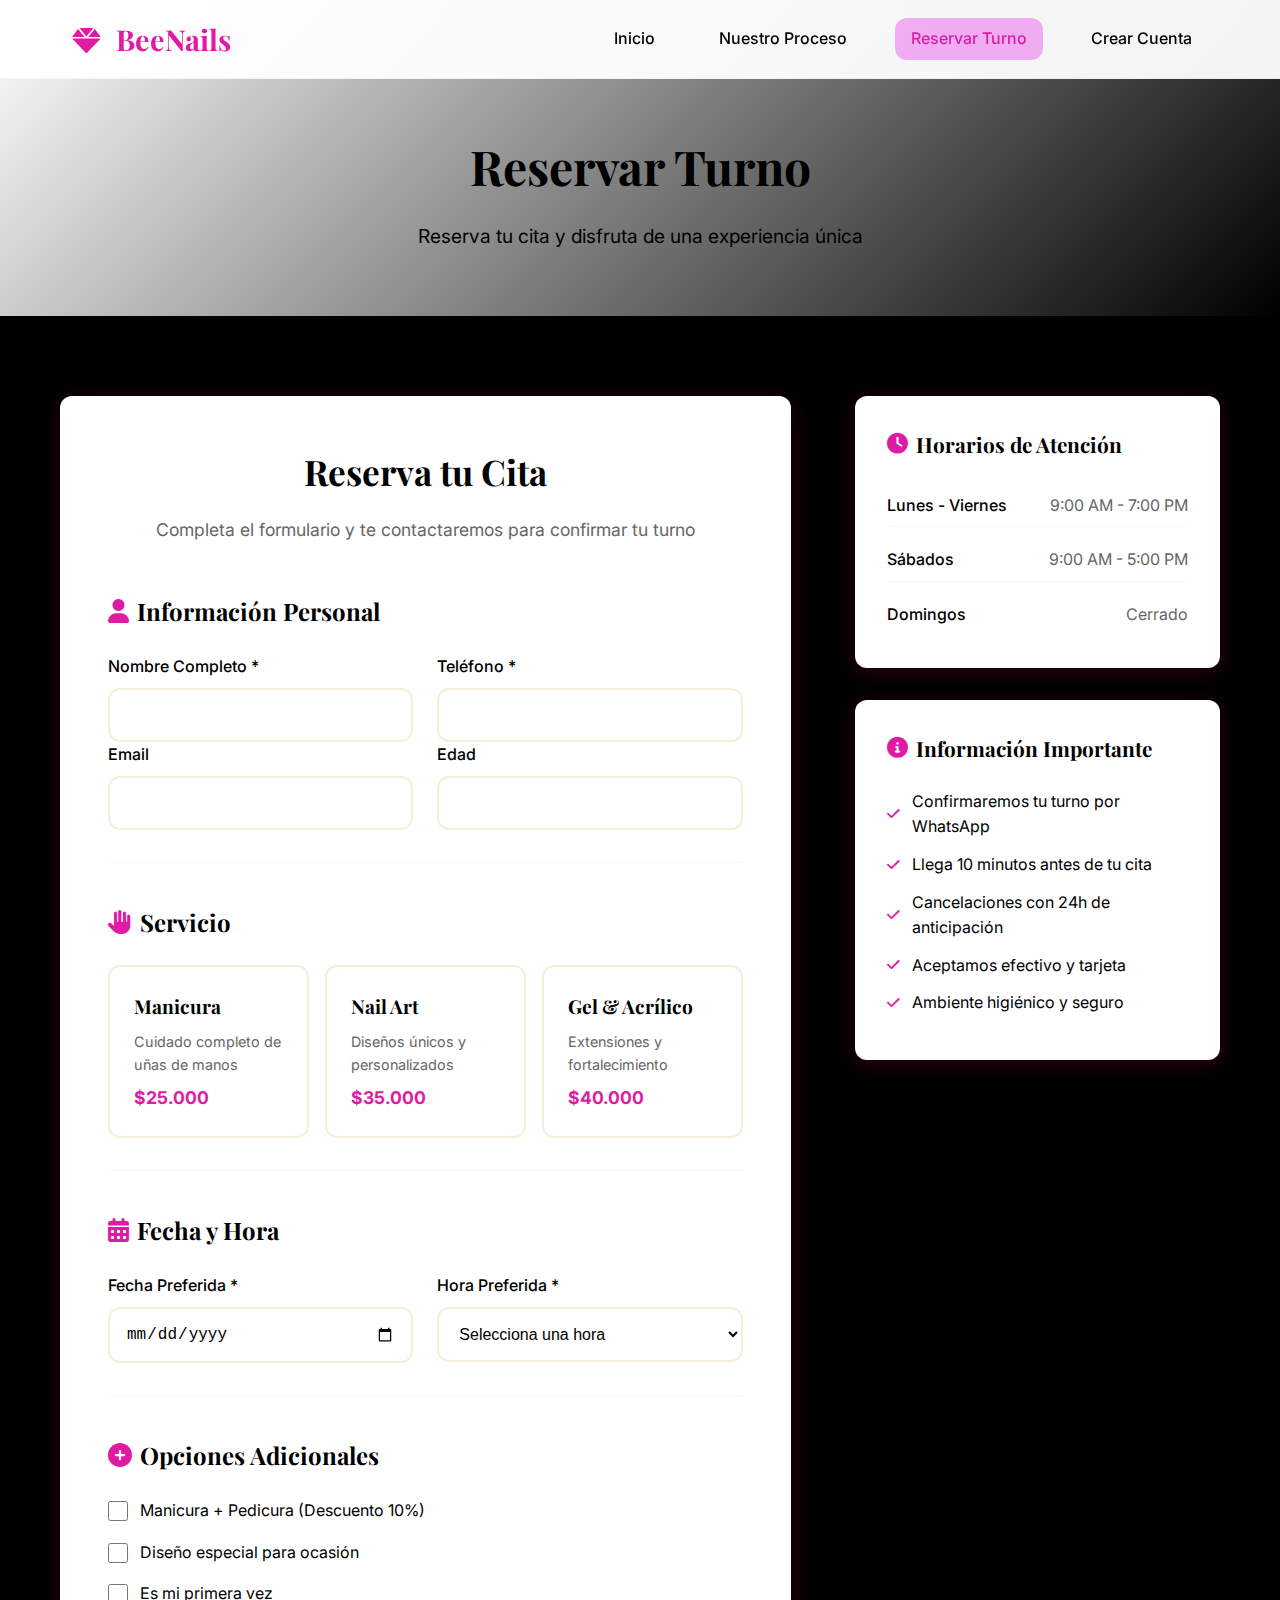
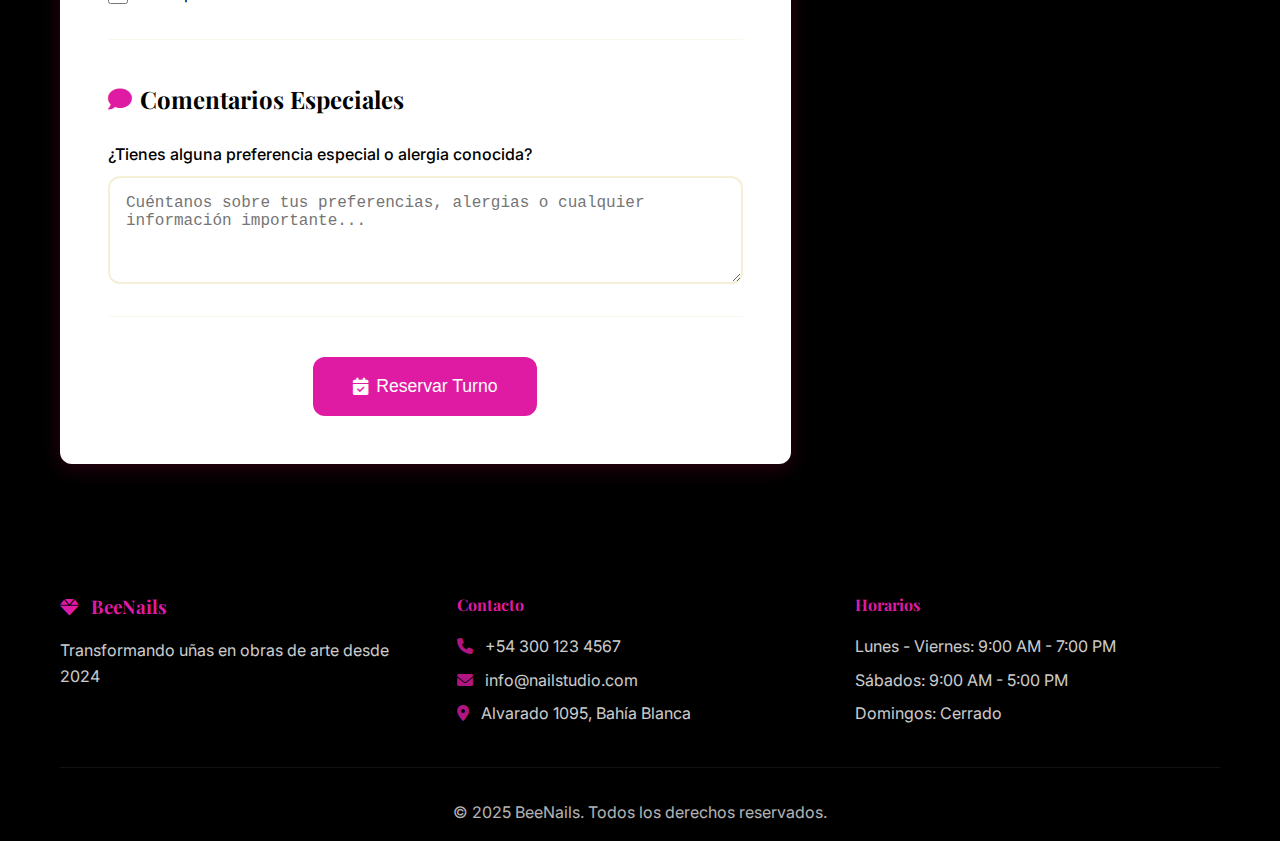
<file: turnos.html>
<!DOCTYPE html>
<html lang="es">
<head>
    <meta charset="UTF-8">
    <meta name="viewport" content="width=device-width, initial-scale=1.0">
    <title>Reservar Turno - BeeNails</title>
    <link rel="stylesheet" href="css/style.css">
    <link href="https://fonts.googleapis.com/css2?family=Playfair+Display:wght@400;700&family=Inter:wght@300;400;500&display=swap" rel="stylesheet">
    <link rel="stylesheet" href="https://cdnjs.cloudflare.com/ajax/libs/font-awesome/6.0.0/css/all.min.css">
</head>
<body>
    <!-- Header -->
    <header class="header">
        <nav class="nav">
            <div class="nav-brand">
                <h1><i class="fas fa-gem"></i> BeeNails</h1>
            </div>
            <div class="nav-menu">
                <a href="index.html" class="nav-link">Inicio</a>
                <a href="proceso.html" class="nav-link">Nuestro Proceso</a>
                <a href="turnos.html" class="nav-link active">Reservar Turno</a>
                <a href="registro.html" class="nav-link">Crear Cuenta</a>
            </div>
        </nav>
    </header>

    <!-- Hero Section -->
    <section class="page-hero">
        <div class="container">
            <div class="page-hero-content">
                <h1>Reservar Turno</h1>
                <p>Reserva tu cita y disfruta de una experiencia única</p>
            </div>
        </div>
    </section>

    <!-- Booking Section -->
    <section class="booking-section">
        <div class="container">
            <div class="booking-content">
                <div class="booking-form-container">
                    <div class="form-header">
                        <h2>Reserva tu Cita</h2>
                        <p>Completa el formulario y te contactaremos para confirmar tu turno</p>
                    </div>

                    <form id="bookingForm" class="booking-form" action="https://formspree.io/f/xeovqnrq" method="POST">
                        <input type="hidden" name="_subject" value="beenails">
                        <!-- Personal Information -->
                        <div class="form-section">
                            <h3><i class="fas fa-user"></i> Información Personal</h3>
                            <div class="form-row">
                                <div class="form-group">
                                    <label for="nombre">Nombre Completo *</label>
                                    <input type="text" id="nombre" name="nombre" required>
                                </div>
                                <div class="form-group">
                                    <label for="telefono">Teléfono *</label>
                                    <input type="tel" id="telefono" name="telefono" required>
                                </div>
                            </div>
                            <div class="form-row">
                                <div class="form-group">
                                    <label for="email">Email</label>
                                    <input type="email" id="email" name="email">
                                </div>
                                <div class="form-group">
                                    <label for="edad">Edad</label>
                                    <input type="number" id="edad" name="edad" min="16" max="100">
                                </div>
                            </div>
                        </div>

                        <!-- Service Selection -->
                        <div class="form-section">
                            <h3><i class="fas fa-hand-paper"></i> Servicio</h3>
                            <div class="service-selection">
                                <div class="service-option">
                                    <input type="radio" id="manicura" name="servicio" value="manicura" required>
                                    <label for="manicura" class="service-label">
                                        <div class="service-info">
                                            <h4>Manicura</h4>
                                            <p>Cuidado completo de uñas de manos</p>
                                            <span class="service-price">$25.000</span>
                                        </div>
                                    </label>
                                </div>
                                <div class="service-option">
                                    <input type="radio" id="nailart" name="servicio" value="nailart" required>
                                    <label for="nailart" class="service-label">
                                        <div class="service-info">
                                            <h4>Nail Art</h4>
                                            <p>Diseños únicos y personalizados</p>
                                            <span class="service-price">$35.000</span>
                                        </div>
                                    </label>
                                </div>
                                <div class="service-option">
                                    <input type="radio" id="gel" name="servicio" value="gel" required>
                                    <label for="gel" class="service-label">
                                        <div class="service-info">
                                            <h4>Gel & Acrílico</h4>
                                            <p>Extensiones y fortalecimiento</p>
                                            <span class="service-price">$40.000</span>
                                        </div>
                                    </label>
                                </div>
                            </div>
                        </div>

                        <!-- Date and Time -->
                        <div class="form-section">
                            <h3><i class="fas fa-calendar-alt"></i> Fecha y Hora</h3>
                            <div class="form-row">
                                <div class="form-group">
                                    <label for="fecha">Fecha Preferida *</label>
                                    <input type="date" id="fecha" name="fecha" required>
                                </div>
                                <div class="form-group">
                                    <label for="hora">Hora Preferida *</label>
                                    <select id="hora" name="hora" required>
                                        <option value="">Selecciona una hora</option>
                                        <option value="09:00">9:00 AM</option>
                                        <option value="10:00">10:00 AM</option>
                                        <option value="11:00">11:00 AM</option>
                                        <option value="12:00">12:00 PM</option>
                                        <option value="13:00">1:00 PM</option>
                                        <option value="14:00">2:00 PM</option>
                                        <option value="15:00">3:00 PM</option>
                                        <option value="16:00">4:00 PM</option>
                                        <option value="17:00">5:00 PM</option>
                                        <option value="18:00">6:00 PM</option>
                                    </select>
                                </div>
                            </div>
                        </div>

                        <!-- Additional Options -->
                        <div class="form-section">
                            <h3><i class="fas fa-plus-circle"></i> Opciones Adicionales</h3>
                            <div class="checkbox-group">
                                <div class="checkbox-option">
                                    <input type="checkbox" id="manos_pies" name="manos_pies" value="1">
                                    <label for="manos_pies">Manicura + Pedicura (Descuento 10%)</label>
                                </div>
                                <div class="checkbox-option">
                                    <input type="checkbox" id="diseño_especial" name="diseño_especial" value="1">
                                    <label for="diseño_especial">Diseño especial para ocasión</label>
                                </div>
                                <div class="checkbox-option">
                                    <input type="checkbox" id="primera_vez" name="primera_vez" value="1">
                                    <label for="primera_vez">Es mi primera vez</label>
                                </div>
                            </div>
                        </div>

                        <!-- Special Requests -->
                        <div class="form-section">
                            <h3><i class="fas fa-comment"></i> Comentarios Especiales</h3>
                            <div class="form-group">
                                <label for="comentarios">¿Tienes alguna preferencia especial o alergia conocida?</label>
                                <textarea id="comentarios" name="comentarios" rows="4" placeholder="Cuéntanos sobre tus preferencias, alergias o cualquier información importante..."></textarea>
                            </div>
                        </div>

                        <!-- Submit Button -->
                        <div class="form-submit">
                            <button type="submit" class="btn btn-primary btn-large">
                                <i class="fas fa-calendar-check"></i>
                                Reservar Turno
                            </button>
                        </div>
                    </form>
                </div>

                <!-- Booking Info -->
                <div class="booking-info">
                    <div class="info-card">
                        <h3><i class="fas fa-clock"></i> Horarios de Atención</h3>
                        <div class="schedule">
                            <div class="schedule-item">
                                <span class="day">Lunes - Viernes</span>
                                <span class="time">9:00 AM - 7:00 PM</span>
                            </div>
                            <div class="schedule-item">
                                <span class="day">Sábados</span>
                                <span class="time">9:00 AM - 5:00 PM</span>
                            </div>
                            <div class="schedule-item">
                                <span class="day">Domingos</span>
                                <span class="time">Cerrado</span>
                            </div>
                        </div>
                    </div>

                    <div class="info-card">
                        <h3><i class="fas fa-info-circle"></i> Información Importante</h3>
                        <ul class="info-list">
                            <li><i class="fas fa-check"></i> Confirmaremos tu turno por WhatsApp</li>
                            <li><i class="fas fa-check"></i> Llega 10 minutos antes de tu cita</li>
                            <li><i class="fas fa-check"></i> Cancelaciones con 24h de anticipación</li>
                            <li><i class="fas fa-check"></i> Aceptamos efectivo y tarjeta</li>
                            <li><i class="fas fa-check"></i> Ambiente higiénico y seguro</li>
                        </ul>
                    </div>

                    <div class="info-card">
                        <h3><i class="fas fa-phone"></i> Contacto</h3>
                        <div class="contact-info">
                            <p><i class="fas fa-phone"></i> +54 300 123 4567</p>
                            <p><i class="fas fa-envelope"></i> info@nailstudio.com</p>
                            <p><i class="fas fa-map-marker-alt"></i> Alvarado 1095, Bahía Blanca</p>
                        </div>
                    </div>
                </div>
            </div>
        </div>
    </section>

    <!-- Success Message (Hidden by default) -->
    <div id="successMessage" class="success-message" style="display: none;">
        <div class="success-content">
            <i class="fas fa-check-circle"></i>
            <h3>¡Turno Reservado Exitosamente!</h3>
            <p>Te contactaremos pronto para confirmar tu cita. Gracias por elegir BeeNails.</p>
            <button onclick="hideSuccessMessage()" class="btn btn-primary">Cerrar</button>
        </div>
    </div>

    <!-- Footer -->
    <footer class="footer">
        <div class="container">
            <div class="footer-content">
                <div class="footer-section">
                    <h3><i class="fas fa-gem"></i> BeeNails</h3>
                    <p>Transformando uñas en obras de arte desde 2024</p>
                </div>
                <div class="footer-section">
                    <h4>Contacto</h4>
                    <p><i class="fas fa-phone"></i> +54 300 123 4567</p>
                    <p><i class="fas fa-envelope"></i> info@nailstudio.com</p>
                    <p><i class="fas fa-map-marker-alt"></i> Alvarado 1095, Bahía Blanca</p>
                </div>
                <div class="footer-section">
                    <h4>Horarios</h4>
                    <p>Lunes - Viernes: 9:00 AM - 7:00 PM</p>
                    <p>Sábados: 9:00 AM - 5:00 PM</p>
                    <p>Domingos: Cerrado</p>
                </div>
            </div>
            <div class="footer-bottom">
                <p>&copy; 2025 BeeNails. Todos los derechos reservados.</p>
            </div>
        </div>
    </footer>

    <script src="js/script.js"></script>
</body>
</html>
</file>
<file: css/style.css>
/* Reset y variables CSS */
* {
    margin: 0;
    padding: 0;
    box-sizing: border-box;
}

:root {
    --primary-color: #df1ba4;
    --secondary-color: #000000;
    --accent-color: #E0005A;
    --text-dark: #000000;
    --text-light: #666666;
    --white: #ffffff;
    --black: #000000;
    --fucsia: #E0005A;
    --shadow: 0 4px 20px rgba(224, 0, 90, 0.2);
    --shadow-hover: 0 8px 30px rgba(224, 0, 90, 0.3);
    --border-radius: 12px;
    --transition: all 0.3s ease;
    --header-height: 0px;
}

body {
    font-family: 'Inter', sans-serif;
    line-height: 1.6;
    color: var(--text-dark);
    background-color: var(--white);
    padding-top: var(--header-height);
}

.container {
    max-width: 1200px;
    margin: 0 auto;
    padding: 0 20px;
}

/* Header */
.header {
    position: fixed;
    top: 0;
    left: 0;
    right: 0;
    background: rgba(255, 255, 255, 0.95);
    backdrop-filter: blur(10px);
    z-index: 1000;
    border-bottom: 1px solid rgba(212, 175, 55, 0.1);
}

.nav {
    display: flex;
    justify-content: space-between;
    align-items: center;
    padding: 1rem 2rem;
    max-width: 1200px;
    margin: 0 auto;
}

.nav.nav-simple {
    justify-content: flex-start;
}

.nav-brand {
    display: flex;
    align-items: center;
}

.brand-logo {
    height: 100px; /* 40 */
    width: auto;
    display: block;
}

.nav-brand h1 {
    font-family: 'Playfair Display', serif;
    font-size: 1.8rem;
    color: var(--primary-color);
    font-weight: 700;
}

.nav-brand i {
    margin-right: 0.5rem;
}

.nav-menu {
    display: flex;
    gap: 2rem;
}

.nav-link {
    text-decoration: none;
    color: var(--text-dark);
    font-weight: 500;
    padding: 0.5rem 1rem;
    border-radius: var(--border-radius);
    transition: var(--transition);
    position: relative;
}

.nav-link:hover,
.nav-link.active {
    color: var(--primary-color);
    background: rgba(227, 16, 235, 0.322);
}

/* Hero Section */
.hero {
    min-height: 100vh;
    display: flex;
    align-items: center;
    padding: 2rem 2rem 2rem;
    background: var(--secondary-color);
}

.hero-content {
    flex: 1;
    max-width: 600px;
    margin-right: 3rem;
}

.hero-title {
    font-family: 'Playfair Display', serif;
    font-size: 3.5rem;
    font-weight: 700;
    color: var(--white);
    margin-bottom: 1.5rem;
    line-height: 1.2;
}

.hero-subtitle {
    font-size: 1.2rem;
    color: rgba(255, 255, 255, 0.85);
    margin-bottom: 2.5rem;
    line-height: 1.6;
}

.accent-text {
    color: var(--primary-color);
}

.hero-buttons {
    display: flex;
    gap: 1rem;
    flex-wrap: wrap;
}

.btn {
    display: inline-flex;
    align-items: center;
    gap: 0.5rem;
    padding: 1rem 2rem;
    border: none;
    border-radius: var(--border-radius);
    text-decoration: none;
    font-weight: 500;
    transition: var(--transition);
    cursor: pointer;
    font-size: 1rem;
}

.btn-primary {
    background: var(--primary-color);
    color: var(--white);
}

.btn-primary:hover {
    background: #b8941f;
    transform: translateY(-2px);
    box-shadow: var(--shadow-hover);
}

.btn-secondary {
    background: transparent;
    color: var(--primary-color);
    border: 2px solid var(--primary-color);
}

.btn-secondary:hover {
    background: var(--primary-color);
    color: var(--white);
    transform: translateY(-2px);
}

.btn-large {
    padding: 1.2rem 2.5rem;
    font-size: 1.1rem;
}

/* Hero Image */
.hero-image {
    flex: 1;
    display: flex;
    justify-content: center;
    align-items: center;
}

.nail-mosaic {
    display: grid;
    width: min(50vw, 620px);
    aspect-ratio: 5 / 2;
    grid-template-columns: repeat(5, 1fr);
    grid-template-rows: repeat(2, 1fr);
    gap: 0.75rem;
    max-width: 100%;
    justify-content: center;
}

.nail-mosaic-img {
    width: 100%;
    height: 100%;
    object-fit: cover;
    border-radius: 10px;
    box-shadow: var(--shadow);
    transition: var(--transition);
}

.nail-mosaic-img:hover {
    transform: translateY(-2px);
    box-shadow: var(--shadow-hover);
}

@media (max-width: 600px) {
    .hero {
        flex-direction: column;
        gap: 2rem;
    }

    .hero-content {
        margin-right: 0;
        max-width: 100%;
    }

    .nail-mosaic {
        width: min(92vw, 520px);
    }
}

.nail-gallery {
    display: grid;
    grid-template-columns: repeat(2, 1fr);
    gap: 1rem;
    max-width: 400px;
}

.nail-card {
    position: relative;
    border-radius: var(--border-radius);
    overflow: hidden;
    box-shadow: var(--shadow);
    transition: var(--transition);
}

.nail-card:hover {
    transform: translateY(-5px);
    box-shadow: var(--shadow-hover);
}

.nail-card:nth-child(3) {
    grid-column: 1 / -1;
}

.nail-img {
    width: 100%;
    height: 200px;
    object-fit: cover;
    transition: var(--transition);
}

.nail-card:hover .nail-img {
    transform: scale(1.05);
}

.nail-overlay {
    position: absolute;
    bottom: 0;
    left: 0;
    right: 0;
    background: linear-gradient(transparent, rgba(0, 0, 0, 0.7));
    color: var(--white);
    padding: 1rem;
    transform: translateY(100%);
    transition: var(--transition);
}

.nail-card:hover .nail-overlay {
    transform: translateY(0);
}

.nail-color {
    font-weight: 500;
    font-size: 0.9rem;
}

/* Services Section */
.services {
    padding: 5rem 0;
    background: var(--white);
}

.section-title {
    font-family: 'Playfair Display', serif;
    font-size: 2.5rem;
    text-align: center;
    margin-bottom: 3rem;
    color: var(--text-dark);
}

.services-grid {
    display: grid;
    grid-template-columns: repeat(auto-fit, minmax(280px, 1fr));
    gap: 2rem;
}

/* Services Menu (index) */
.services-menu {
    padding: 5rem 0;
    background: var(--white);
}

.services-menu .section-title {
    color: var(--text-dark);
}

.services-menu-grid {
    display: grid;
    grid-template-columns: repeat(auto-fit, minmax(220px, 1fr));
    gap: 2rem;
}

.service-menu-card {
    padding: 0;
    text-align: left;
    text-decoration: none;
    color: inherit;
    overflow: hidden;
}

.service-menu-card.service-card {
    padding: 0;
    background: var(--white);
}

.service-menu-media {
    position: relative;
    border-radius: var(--border-radius);
    overflow: hidden;
}

.service-menu-img {
    width: 100%;
    height: 160px;
    object-fit: cover;
    transition: var(--transition);
    display: block;
}

.service-menu-overlay {
    position: absolute;
    inset: 0;
    background: linear-gradient(transparent, rgba(0, 0, 0, 0.6));
    opacity: 0;
    transition: var(--transition);
    display: flex;
    align-items: flex-end;
    justify-content: flex-start;
    padding: 1rem;
}

.service-menu-tag {
    background: rgba(255, 255, 255, 0.9);
    color: var(--text-dark);
    padding: 0.35rem 0.75rem;
    border-radius: 999px;
    font-weight: 600;
    font-size: 0.9rem;
}

.service-menu-body {
    padding: 1rem 1.25rem 1.25rem;
}

.service-menu-card:hover .service-menu-overlay {
    opacity: 1;
}

.service-menu-card:hover .service-menu-img {
    transform: scale(1.05);
}

/* Service Pages (models) */
.models-section {
    padding: 5rem 0;
    background: var(--white);
}

.models-grid {
    display: grid;
    grid-template-columns: repeat(auto-fit, minmax(280px, 1fr));
    gap: 2rem;
}

.model-card {
    background: var(--white);
    border-radius: var(--border-radius);
    box-shadow: var(--shadow);
    border: 1px solid rgba(212, 175, 55, 0.1);
    overflow: hidden;
    transition: var(--transition);
}

.model-card:hover {
    transform: translateY(-5px);
    box-shadow: var(--shadow-hover);
}

.model-card-header {
    padding: 1.25rem 1.5rem;
    display: flex;
    align-items: center;
    justify-content: space-between;
    gap: 1rem;
}

.model-card-title {
    font-family: 'Playfair Display', serif;
    font-size: 1.4rem;
    color: var(--text-dark);
}

.model-card-badge {
    display: inline-flex;
    align-items: center;
    gap: 0.5rem;
    padding: 0.35rem 0.75rem;
    border-radius: 999px;
    background: rgba(227, 16, 235, 0.12);
    color: var(--primary-color);
    font-weight: 600;
    font-size: 0.85rem;
}

.model-photos {
    display: grid;
    grid-template-columns: 1fr 1fr;
    gap: 0.5rem;
    padding: 0 1.5rem 1.5rem;
}

.model-photo {
    width: 100%;
    height: 180px;
    object-fit: cover;
    border-radius: 10px;
    cursor: zoom-in;
}

.lightbox {
    position: fixed;
    inset: 0;
    background: rgba(0, 0, 0, 0.85);
    display: none;
    align-items: center;
    justify-content: center;
    padding: 1rem;
    z-index: 2000;
}

.lightbox.is-open {
    display: flex;
}

.lightbox-img {
    max-width: min(1100px, 94vw);
    max-height: 90vh;
    width: auto;
    height: auto;
    border-radius: 12px;
    box-shadow: 0 20px 60px rgba(0, 0, 0, 0.5);
}

.lightbox-close {
    position: fixed;
    top: 0.75rem;
    right: 0.75rem;
    width: 44px;
    height: 44px;
    border: 0;
    border-radius: 999px;
    background: rgba(255, 255, 255, 0.12);
    color: #fff;
    font-size: 26px;
    line-height: 44px;
    cursor: pointer;
}

.lightbox-close:hover {
    background: rgba(255, 255, 255, 0.2);
}

.service-card {
    background: var(--white);
    padding: 2rem;
    border-radius: var(--border-radius);
    text-align: center;
    box-shadow: var(--shadow);
    transition: var(--transition);
    border: 1px solid rgba(212, 175, 55, 0.1);
}

.service-card:hover {
    transform: translateY(-5px);
    box-shadow: var(--shadow-hover);
}

.service-icon {
    width: 80px;
    height: 80px;
    background: linear-gradient(135deg, var(--primary-color), var(--accent-color));
    border-radius: 50%;
    display: flex;
    align-items: center;
    justify-content: center;
    margin: 0 auto 1.5rem;
}

.service-icon i {
    font-size: 2rem;
    color: var(--white);
}

.service-card h3 {
    font-family: 'Playfair Display', serif;
    font-size: 1.5rem;
    margin-bottom: 1rem;
    color: var(--text-dark);
}

.service-card p {
    color: var(--text-light);
    margin-bottom: 1.5rem;
    line-height: 1.6;
}

.service-price {
    font-size: 1.5rem;
    font-weight: 700;
    color: var(--primary-color);
}

/* Features Section */
.features {
    padding: 5rem 0;
    background: var(--secondary-color);
}

.features-content {
    display: grid;
    grid-template-columns: 1fr 1fr;
    gap: 4rem;
    align-items: center;
}

.features-text h2 {
    font-family: 'Playfair Display', serif;
    font-size: 2.5rem;
    margin-bottom: 2rem;
    color: var(--white);
}

.feature-list {
    display: flex;
    flex-direction: column;
    gap: 1rem;
}

.feature-item {
    display: flex;
    align-items: center;
    gap: 1rem;
    padding: 0.5rem 0;
}

.feature-item i {
    color: var(--primary-color);
    font-size: 1.2rem;
}

.feature-item span {
    font-weight: 500;
    color: var(--white);
}

.features-probe {
    font-weight: 500;
    color: var(#ffffff);
}

.features-image {
    text-align: center;
}

.feature-img {
    width: 100%;
    max-width: 500px;
    border-radius: var(--border-radius);
    box-shadow: var(--shadow);
}

/* CTA Section */
.cta {
    padding: 5rem 0;
    background: linear-gradient(135deg, var(--primary-color), var(--accent-color));
    color: var(--white);
    text-align: center;
}

.cta-content h2 {
    font-family: 'Playfair Display', serif;
    font-size: 2.5rem;
    margin-bottom: 1rem;
}

.cta-content p {
    font-size: 1.2rem;
    margin-bottom: 2rem;
    opacity: 0.9;
}

.cta .btn-primary {
    background: var(--white);
    color: var(--primary-color);
}

.cta .btn-primary:hover {
    background: var(--secondary-color);
    transform: translateY(-2px);
}

/* Footer */
.footer {
    background: var(--text-dark);
    color: var(--white);
    padding: 3rem 0 1rem;
}

.footer-content {
    display: grid;
    grid-template-columns: repeat(auto-fit, minmax(250px, 1fr));
    gap: 2rem;
    margin-bottom: 2rem;
}

.footer-section h3,
.footer-section h4 {
    font-family: 'Playfair Display', serif;
    margin-bottom: 1rem;
    color: var(--primary-color);
}

.footer-section p {
    margin-bottom: 0.5rem;
    opacity: 0.8;
}

.footer-section i {
    margin-right: 0.5rem;
    color: var(--primary-color);
}

.footer-bottom {
    text-align: center;
    padding-top: 2rem;
    border-top: 1px solid rgba(255, 255, 255, 0.1);
    opacity: 0.7;
}

/* Page Hero */
.page-hero {
    padding: 8rem 0 4rem;
    background: linear-gradient(135deg, var(--white) 0%, var(--secondary-color) 100%);
    text-align: center;
}

.page-hero-content h1 {
    font-family: 'Playfair Display', serif;
    font-size: 3rem;
    color: var(--text-dark);
    margin-bottom: 1rem;
}

.page-hero-content p {
    font-size: 1.2rem;
    color: var(--text-dark);
    max-width: 600px;
    margin: 0 auto;
}

/* Process Section */
.process-section {
    padding: 5rem 0;
    background: var(--white);
}

.process-intro {
    text-align: center;
    max-width: 800px;
    margin: 0 auto 4rem;
}

.process-intro h2 {
    font-family: 'Playfair Display', serif;
    font-size: 2.5rem;
    color: var(--text-dark);
    margin-bottom: 1.5rem;
}

.process-intro p {
    font-size: 1.1rem;
    color: var(--text-light);
    line-height: 1.7;
}

.process-steps {
    display: flex;
    flex-direction: column;
    gap: 4rem;
}

.process-step {
    display: grid;
    grid-template-columns: auto 1fr;
    gap: 3rem;
    align-items: center;
}

.process-step.reverse {
    grid-template-columns: 1fr auto;
}

.step-number {
    font-family: 'Playfair Display', serif;
    font-size: 4rem;
    font-weight: 700;
    color: var(--primary-color);
    opacity: 0.3;
    text-align: center;
    min-width: 100px;
}

.step-content {
    display: grid;
    grid-template-columns: 1fr 1fr;
    gap: 3rem;
    align-items: center;
}

.step-image img {
    width: 100%;
    height: 300px;
    object-fit: cover;
    border-radius: var(--border-radius);
    box-shadow: var(--shadow);
}

.step-text h3 {
    font-family: 'Playfair Display', serif;
    font-size: 1.8rem;
    color: var(--text-dark);
    margin-bottom: 1rem;
}

.step-text p {
    color: var(--text-light);
    line-height: 1.7;
    margin-bottom: 1.5rem;
}

.step-features {
    list-style: none;
}

.step-features li {
    display: flex;
    align-items: center;
    gap: 0.5rem;
    margin-bottom: 0.5rem;
    color: var(--text-dark);
}

.step-features i {
    color: var(--primary-color);
    font-size: 0.9rem;
}

/* Techniques Section */
.techniques-section {
    padding: 5rem 0;
    background: var(--secondary-color);
}

.techniques-section h2 {
    font-family: 'Playfair Display', serif;
    font-size: 2.5rem;
    text-align: center;
    margin-bottom: 3rem;
    color: var(--text-dark);
}

.techniques-grid {
    display: grid;
    grid-template-columns: repeat(auto-fit, minmax(250px, 1fr));
    gap: 2rem;
}

.technique-card {
    background: var(--white);
    padding: 2rem;
    border-radius: var(--border-radius);
    text-align: center;
    box-shadow: var(--shadow);
    transition: var(--transition);
}

.technique-card:hover {
    transform: translateY(-5px);
    box-shadow: var(--shadow-hover);
}

.technique-icon {
    width: 80px;
    height: 80px;
    background: linear-gradient(135deg, var(--primary-color), var(--accent-color));
    border-radius: 50%;
    display: flex;
    align-items: center;
    justify-content: center;
    margin: 0 auto 1.5rem;
}

.technique-icon i {
    font-size: 2rem;
    color: var(--white);
}

.technique-card h3 {
    font-family: 'Playfair Display', serif;
    font-size: 1.3rem;
    margin-bottom: 1rem;
    color: var(--text-dark);
}

.technique-card p {
    color: var(--text-light);
    line-height: 1.6;
}

/* Quality Section */
.quality-section {
    padding: 5rem 0;
    background: var(--white);
}

.quality-content {
    display: grid;
    grid-template-columns: 1fr 1fr;
    gap: 4rem;
    align-items: center;
}

.quality-text h2 {
    font-family: 'Playfair Display', serif;
    font-size: 2.5rem;
    color: var(--text-dark);
    margin-bottom: 1.5rem;
}

.quality-text p {
    color: var(--text-light);
    line-height: 1.7;
    margin-bottom: 2rem;
}

.quality-features {
    display: flex;
    flex-direction: column;
    gap: 1.5rem;
}

.quality-feature {
    display: flex;
    gap: 1rem;
    align-items: flex-start;
}

.quality-feature i {
    color: var(--primary-color);
    font-size: 1.5rem;
    margin-top: 0.2rem;
}

.quality-feature h4 {
    font-weight: 600;
    color: var(--text-dark);
    margin-bottom: 0.5rem;
}

.quality-feature p {
    color: var(--text-light);
    line-height: 1.6;
    margin: 0;
}

.quality-image img {
    width: 100%;
    border-radius: var(--border-radius);
    box-shadow: var(--shadow);
}

/* Booking Section */
.booking-section {
    padding: 5rem 0;
    background: var(--secondary-color);
}

.booking-content {
    display: grid;
    grid-template-columns: 2fr 1fr;
    gap: 4rem;
    align-items: start;
}

.booking-form-container {
    background: var(--white);
    padding: 3rem;
    border-radius: var(--border-radius);
    box-shadow: var(--shadow);
}

.form-header {
    text-align: center;
    margin-bottom: 3rem;
}

.form-header h2 {
    font-family: 'Playfair Display', serif;
    font-size: 2.2rem;
    color: var(--text-dark);
    margin-bottom: 1rem;
}

.form-header p {
    color: var(--text-light);
    font-size: 1.1rem;
}

.form-section {
    margin-bottom: 2.5rem;
    padding-bottom: 2rem;
    border-bottom: 1px solid rgba(212, 175, 55, 0.1);
}

.form-section:last-of-type {
    border-bottom: none;
}

.form-section h3 {
    font-family: 'Playfair Display', serif;
    font-size: 1.5rem;
    color: var(--text-dark);
    margin-bottom: 1.5rem;
    display: flex;
    align-items: center;
    gap: 0.5rem;
}

.form-section h3 i {
    color: var(--primary-color);
}

.form-row {
    display: grid;
    grid-template-columns: 1fr 1fr;
    gap: 1.5rem;
}

.form-group {
    display: flex;
    flex-direction: column;
}

.form-group label {
    font-weight: 500;
    color: var(--text-dark);
    margin-bottom: 0.5rem;
}

.form-group input,
.form-group select,
.form-group textarea {
    padding: 1rem;
    border: 2px solid rgba(212, 175, 55, 0.2);
    border-radius: var(--border-radius);
    font-size: 1rem;
    transition: var(--transition);
    background: var(--white);
}

.form-group input:focus,
.form-group select:focus,
.form-group textarea:focus {
    outline: none;
    border-color: var(--primary-color);
    box-shadow: 0 0 0 3px rgba(212, 175, 55, 0.1);
}

.form-group textarea {
    resize: vertical;
    min-height: 100px;
}

/* Service Selection */
.service-selection {
    display: grid;
    grid-template-columns: repeat(auto-fit, minmax(200px, 1fr));
    gap: 1rem;
}

.service-option {
    position: relative;
}

.service-option input[type="radio"] {
    position: absolute;
    opacity: 0;
    pointer-events: none;
}

.service-label {
    display: block;
    padding: 1.5rem;
    border: 2px solid rgba(212, 175, 55, 0.2);
    border-radius: var(--border-radius);
    cursor: pointer;
    transition: var(--transition);
    background: var(--white);
}

.service-label:hover {
    border-color: var(--primary-color);
    transform: translateY(-2px);
    box-shadow: var(--shadow);
}

.service-option input[type="radio"]:checked + .service-label {
    border-color: var(--primary-color);
    background: rgba(212, 175, 55, 0.05);
    box-shadow: var(--shadow);
}

.service-info h4 {
    font-family: 'Playfair Display', serif;
    font-size: 1.2rem;
    color: var(--text-dark);
    margin-bottom: 0.5rem;
}

.service-info p {
    color: var(--text-light);
    font-size: 0.9rem;
    margin-bottom: 0.5rem;
}

.service-price {
    font-weight: 700;
    color: var(--primary-color);
    font-size: 1.1rem;
}

/* Checkbox Group */
.checkbox-group {
    display: flex;
    flex-direction: column;
    gap: 1rem;
}

.checkbox-option {
    display: flex;
    align-items: center;
    gap: 0.75rem;
}

.checkbox-option input[type="checkbox"] {
    width: 20px;
    height: 20px;
    accent-color: var(--primary-color);
}

.checkbox-option label {
    font-weight: 400;
    color: var(--text-dark);
    cursor: pointer;
}

/* Form Submit */
.form-submit {
    text-align: center;
    margin-top: 2rem;
}

/* Booking Info */
.booking-info {
    display: flex;
    flex-direction: column;
    gap: 2rem;
}

.info-card {
    background: var(--white);
    padding: 2rem;
    border-radius: var(--border-radius);
    box-shadow: var(--shadow);
}

.info-card h3 {
    font-family: 'Playfair Display', serif;
    font-size: 1.3rem;
    color: var(--text-dark);
    margin-bottom: 1.5rem;
    display: flex;
    align-items: center;
    gap: 0.5rem;
}

.info-card h3 i {
    color: var(--primary-color);
}

.schedule {
    display: flex;
    flex-direction: column;
    gap: 0.75rem;
}

.schedule-item {
    display: flex;
    justify-content: space-between;
    align-items: center;
    padding: 0.5rem 0;
    border-bottom: 1px solid rgba(212, 175, 55, 0.1);
}

.schedule-item:last-child {
    border-bottom: none;
}

.schedule-item .day {
    font-weight: 500;
    color: var(--text-dark);
}

.schedule-item .time {
    color: var(--text-light);
}

.info-list {
    list-style: none;
}

.info-list li {
    display: flex;
    align-items: center;
    gap: 0.75rem;
    margin-bottom: 0.75rem;
    color: var(--text-dark);
}

.info-list i {
    color: var(--primary-color);
    font-size: 0.9rem;
}

.contact-info p {
    display: flex;
    align-items: center;
    gap: 0.75rem;
    margin-bottom: 0.75rem;
    color: var(--text-dark);
}

.contact-info i {
    color: var(--primary-color);
    width: 20px;
}

/* Success Message */
.success-message {
    position: fixed;
    top: 0;
    left: 0;
    right: 0;
    bottom: 0;
    background: rgba(0, 0, 0, 0.8);
    display: flex;
    align-items: center;
    justify-content: center;
    z-index: 2000;
}

.success-content {
    background: var(--white);
    padding: 3rem;
    border-radius: var(--border-radius);
    text-align: center;
    max-width: 500px;
    margin: 2rem;
    box-shadow: var(--shadow-hover);
}

.success-content i {
    font-size: 4rem;
    color: var(--primary-color);
    margin-bottom: 1rem;
}

.success-content h3 {
    font-family: 'Playfair Display', serif;
    font-size: 1.8rem;
    color: var(--text-dark);
    margin-bottom: 1rem;
}

.success-content p {
    color: var(--text-light);
    margin-bottom: 2rem;
    line-height: 1.6;
}

/* Price Selector */
.price-section {
    padding: 5rem 0;
    background: var(--white);
}

.price-grid {
    display: grid;
    grid-template-columns: repeat(auto-fit, minmax(240px, 1fr));
    gap: 1.5rem;
}

.price-card {
    background: var(--white);
    border: 2px solid rgba(212, 175, 55, 0.2);
    border-radius: var(--border-radius);
    box-shadow: var(--shadow);
    overflow: hidden;
    cursor: pointer;
    transition: var(--transition);
}

.price-card:hover {
    transform: translateY(-4px);
    box-shadow: var(--shadow-hover);
    border-color: var(--primary-color);
}

.price-card.selected {
    border-color: var(--primary-color);
    box-shadow: var(--shadow-hover);
    background: rgba(212, 175, 55, 0.05);
}

.price-image {
    position: relative;
    height: 200px;
    overflow: hidden;
}

.price-image img {
    width: 100%;
    height: 100%;
    object-fit: cover;
    display: block;
}

.price-badge {
    position: absolute;
    top: 12px;
    left: 12px;
    background: linear-gradient(135deg, var(--primary-color), var(--accent-color));
    color: var(--white);
    padding: 0.35rem 0.6rem;
    border-radius: 999px;
    font-size: 0.9rem;
    box-shadow: var(--shadow);
}

.price-info {
    padding: 1rem;
}

.price-info h3 {
    font-family: 'Playfair Display', serif;
    font-size: 1.2rem;
    color: var(--text-dark);
    margin-bottom: 0.25rem;
}

.price-info p {
    color: var(--text-light);
    font-size: 0.95rem;
}

/* Calculator Panel */
.calculator-section {
    position: sticky;
    bottom: 0;
    background: rgba(255,255,255,0.9);
    backdrop-filter: blur(8px);
    border-top: 1px solid rgba(212, 175, 55, 0.15);
    padding: 1rem 0;
    z-index: 900;
}

.calculator-panel {
    display: flex;
    align-items: center;
    justify-content: space-between;
    gap: 1rem;
}

.calculator-summary h3 {
    display: flex;
    align-items: center;
    gap: 0.5rem;
    color: var(--text-dark);
    margin-bottom: 0.25rem;
}

.calculator-details {
    display: flex;
    align-items: baseline;
    gap: 1rem;
    color: var(--text-light);
}

.total-amount {
    font-size: 1.6rem;
    font-weight: 700;
    color: var(--primary-color);
}

.calculator-actions {
    display: flex;
    gap: 0.75rem;
}

@media (max-width: 768px) {
    .calculator-panel {
        flex-direction: column;
        align-items: stretch;
    }
}

/* Responsive Design */
@media (max-width: 768px) {
    .nav {
        flex-direction: column;
        gap: 1rem;
        padding: 1rem;
    }

    .brand-logo {
        height: 70px; /* 34 */
    }
    
    .nav-menu {
        gap: 1rem;
    }
    
    .hero {
        flex-direction: column;
        text-align: center;
        padding: 2rem 1rem 2rem;
    }
    
    .hero-content {
        margin-right: 0;
        margin-bottom: 2rem;
    }
    
    .hero-title {
        font-size: 2.5rem;
    }
    
    .hero-buttons {
        justify-content: center;
    }
    
    .features-content {
        grid-template-columns: 1fr;
        gap: 2rem;
    }
    
    .services-grid {
        grid-template-columns: 1fr;
    }
    
    .nail-gallery {
        grid-template-columns: 1fr;
        max-width: 300px;
    }
    
    .section-title {
        font-size: 2rem;
    }
    
    .cta-content h2 {
        font-size: 2rem;
    }
    
    .page-hero-content h1 {
        font-size: 2.5rem;
    }
    
    .process-step {
        grid-template-columns: 1fr;
        gap: 1rem;
    }
    
    .process-step.reverse {
        grid-template-columns: 1fr;
    }
    
    .step-content {
        grid-template-columns: 1fr;
        gap: 1.5rem;
    }
    
    .step-number {
        font-size: 3rem;
        min-width: auto;
    }
    
    .quality-content {
        grid-template-columns: 1fr;
        gap: 2rem;
    }
    
    .techniques-grid {
        grid-template-columns: 1fr;
    }
    
    .booking-content {
        grid-template-columns: 1fr;
        gap: 2rem;
    }
    
    .booking-form-container {
        padding: 2rem;
    }
    
    .form-row {
        grid-template-columns: 1fr;
        gap: 1rem;
    }
    
    .service-selection {
        grid-template-columns: 1fr;
    }
    
    .success-content {
        padding: 2rem;
        margin: 1rem;
    }
}

@media (max-width: 480px) {
    .nav {
        padding: 0.75rem;
    }

    .hero-title {
        font-size: 2rem;
    }

    .brand-logo {
        height: 70px; /* 30 */
    }
    
    .btn {
        padding: 0.8rem 1.5rem;
        font-size: 0.9rem;
    }
    
    .service-card {
        padding: 1.5rem;
    }
    
    .features-text h2 {
        font-size: 2rem;
    }
}
</file>
